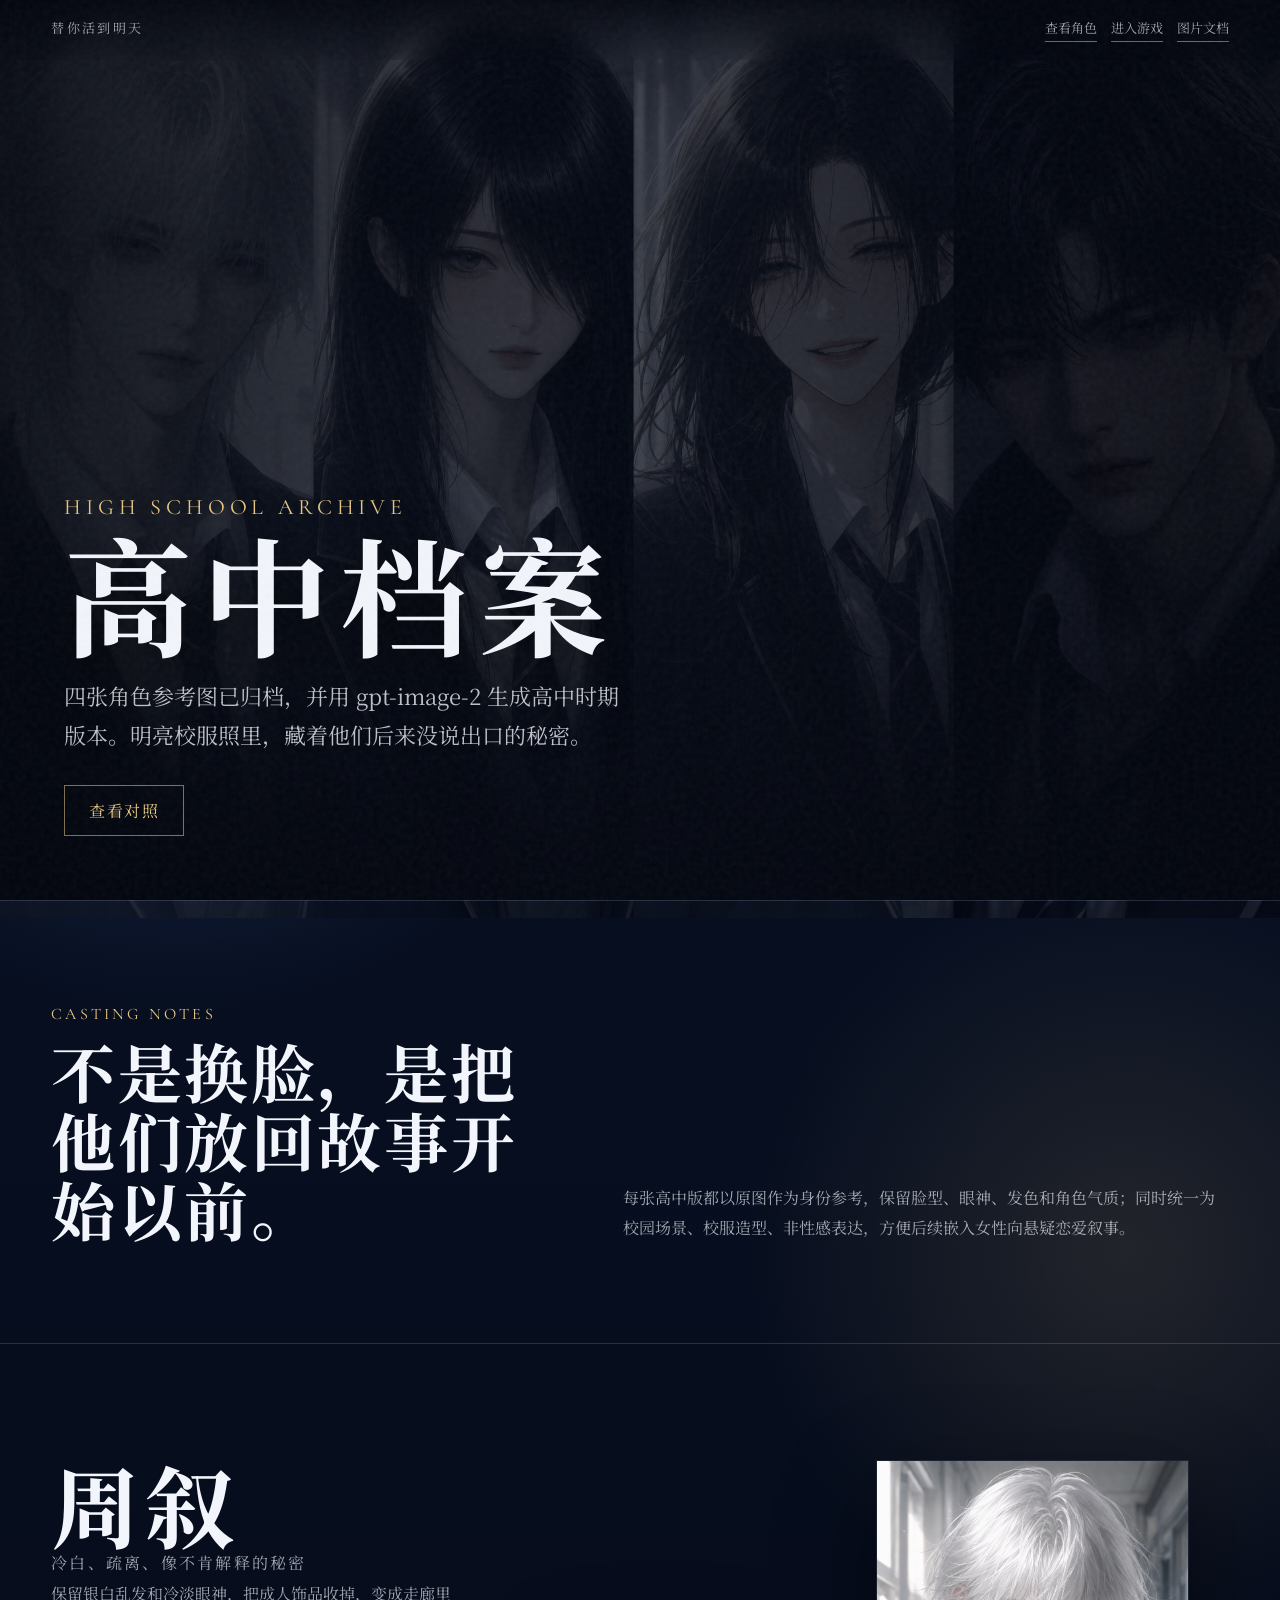
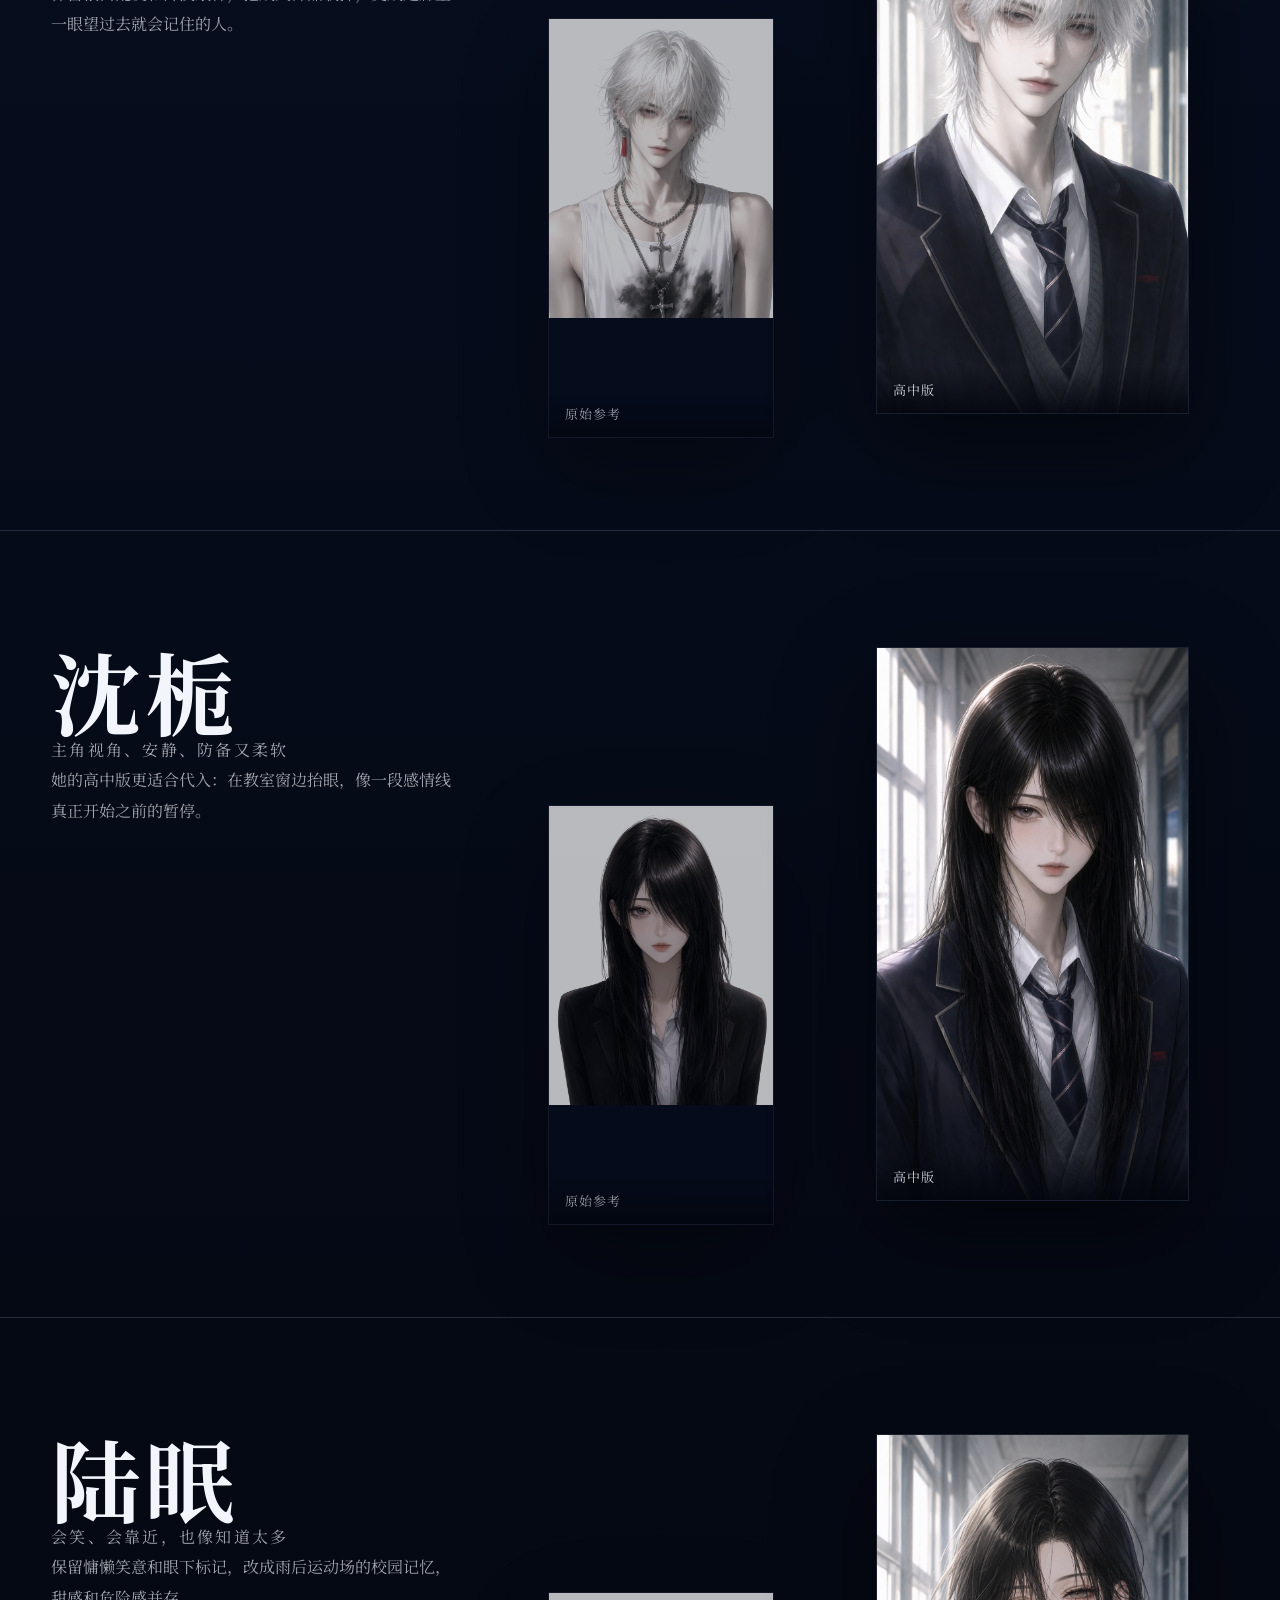
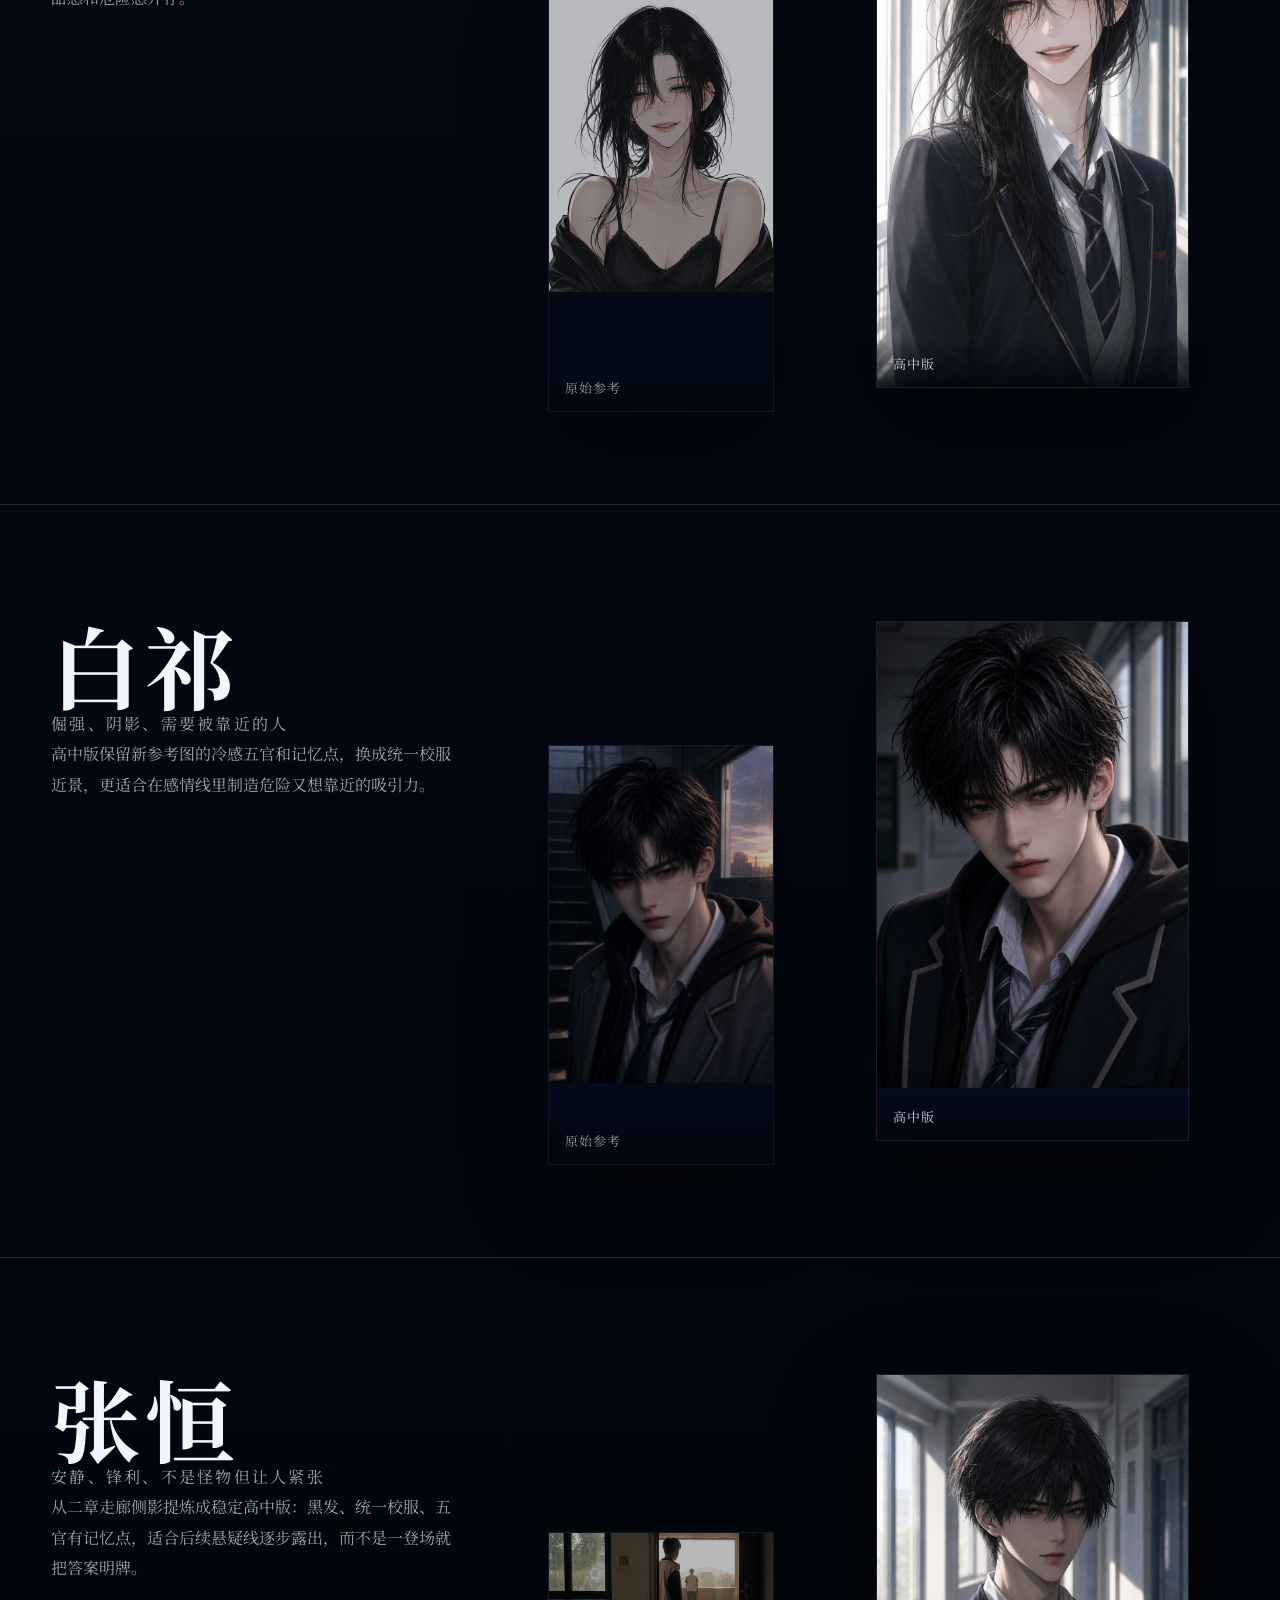
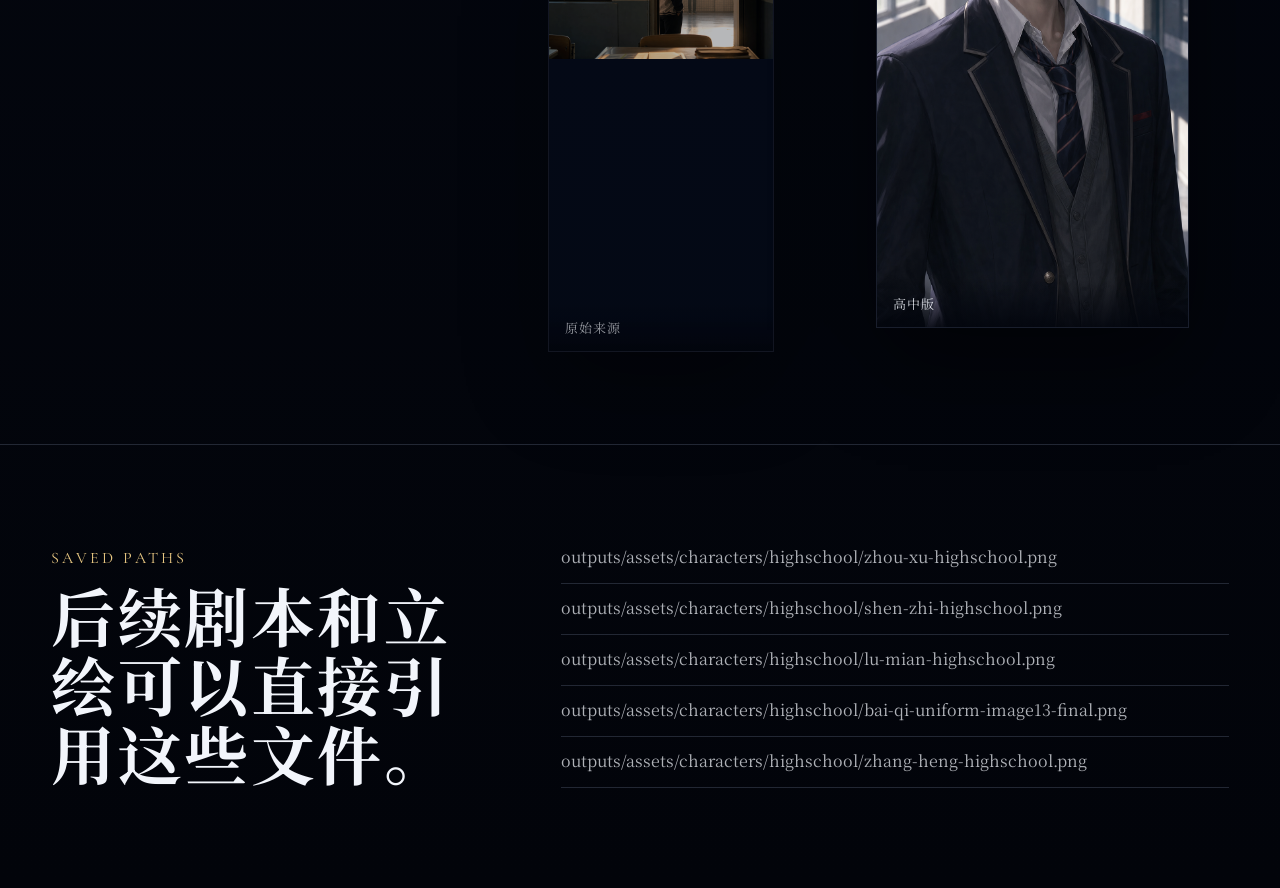
<file: character-gallery.html>
<!doctype html>
<html lang="zh-CN">
  <head>
    <meta charset="UTF-8" />
    <meta name="viewport" content="width=device-width, initial-scale=1.0" />
    <title>角色高中档案 | 替你活到明天</title>
    <link rel="preconnect" href="https://fonts.googleapis.com" />
    <link rel="preconnect" href="https://fonts.gstatic.com" crossorigin />
    <link href="https://fonts.googleapis.com/css2?family=Cormorant+Garamond:ital,wght@0,400;0,600;1,400&family=Noto+Serif+SC:wght@300;400;600;700&display=swap" rel="stylesheet" />
    <style>
      :root {
        color-scheme: dark;
        --bg: #050914;
        --ink: #f2f5fb;
        --muted: rgba(242, 245, 251, 0.66);
        --line: rgba(183, 201, 236, 0.18);
        --gold: #e9c883;
        --blue: #8eb8ff;
        --panel: rgba(8, 15, 32, 0.72);
        --shadow: 0 34px 90px rgba(0, 0, 0, 0.48);
      }

      * {
        box-sizing: border-box;
      }

      html {
        scroll-behavior: smooth;
      }

      body {
        margin: 0;
        background:
          radial-gradient(circle at 14% 10%, rgba(142, 184, 255, 0.18), transparent 28rem),
          radial-gradient(circle at 88% 22%, rgba(233, 200, 131, 0.12), transparent 24rem),
          linear-gradient(180deg, #071126 0%, var(--bg) 52%, #02040a 100%);
        color: var(--ink);
        font-family: "Noto Serif SC", "Songti SC", serif;
        -webkit-font-smoothing: antialiased;
      }

      body::before {
        content: "";
        position: fixed;
        inset: 0;
        pointer-events: none;
        opacity: 0.05;
        background-image: url("data:image/svg+xml,%3Csvg viewBox='0 0 220 220' xmlns='http://www.w3.org/2000/svg'%3E%3Cfilter id='n'%3E%3CfeTurbulence type='fractalNoise' baseFrequency='.72' numOctaves='3' stitchTiles='stitch'/%3E%3C/filter%3E%3Crect width='100%25' height='100%25' filter='url(%23n)'/%3E%3C/svg%3E");
        z-index: 20;
      }

      a {
        color: inherit;
        text-decoration: none;
      }

      .page {
        min-height: 100svh;
        overflow: hidden;
      }

      .nav {
        position: fixed;
        inset: 0 0 auto;
        z-index: 10;
        display: flex;
        justify-content: space-between;
        gap: 18px;
        padding: 18px clamp(18px, 4vw, 56px);
        background: linear-gradient(180deg, rgba(2, 5, 13, 0.78), transparent);
        backdrop-filter: blur(12px);
      }

      .brand {
        letter-spacing: 0.18em;
        font-size: 13px;
        color: var(--muted);
        text-transform: uppercase;
      }

      .nav-actions {
        display: flex;
        flex-wrap: wrap;
        justify-content: flex-end;
        gap: 14px;
        font-size: 13px;
        color: var(--muted);
      }

      .nav-actions a {
        border-bottom: 1px solid rgba(233, 200, 131, 0.5);
        padding-bottom: 4px;
        transition: color 180ms ease, border-color 180ms ease;
      }

      .nav-actions a:hover {
        color: var(--gold);
        border-color: var(--gold);
      }

      .hero {
        position: relative;
        display: grid;
        min-height: 100svh;
        padding: 104px clamp(22px, 5vw, 72px) 64px;
        align-items: end;
      }

      .hero-grid {
        position: absolute;
        inset: 0;
        display: grid;
        grid-template-columns: repeat(4, 1fr);
        opacity: 0.44;
      }

      .hero-grid img {
        width: 100%;
        height: 100%;
        object-fit: cover;
        filter: saturate(0.78) contrast(1.04);
        transform: scale(1.04);
        animation: drift 14s ease-in-out infinite alternate;
      }

      .hero-grid img:nth-child(2),
      .hero-grid img:nth-child(4) {
        animation-delay: -5s;
      }

      .hero::after {
        content: "";
        position: absolute;
        inset: 0;
        background:
          linear-gradient(90deg, rgba(2, 5, 13, 0.9), rgba(2, 5, 13, 0.46) 48%, rgba(2, 5, 13, 0.84)),
          linear-gradient(0deg, #050914 0%, transparent 42%);
      }

      .hero-copy {
        position: relative;
        z-index: 2;
        max-width: 720px;
        animation: rise 820ms ease both;
      }

      .kicker {
        margin: 0 0 14px;
        color: var(--gold);
        letter-spacing: 0.22em;
        text-transform: uppercase;
        font-family: "Cormorant Garamond", serif;
        font-size: clamp(16px, 2vw, 22px);
      }

      h1 {
        margin: 0;
        font-size: clamp(54px, 10vw, 136px);
        line-height: 0.92;
        letter-spacing: 0.08em;
        text-shadow: 0 24px 70px rgba(0, 0, 0, 0.68);
      }

      .lead {
        max-width: 560px;
        margin: 24px 0 0;
        color: rgba(242, 245, 251, 0.78);
        font-size: clamp(16px, 2vw, 22px);
        line-height: 1.8;
      }

      .jump {
        display: inline-flex;
        margin-top: 30px;
        padding: 13px 24px;
        border: 1px solid rgba(233, 200, 131, 0.55);
        color: var(--gold);
        letter-spacing: 0.1em;
        transition: background 200ms ease, color 200ms ease, transform 200ms ease;
      }

      .jump:hover {
        background: var(--gold);
        color: #071126;
        transform: translateY(-2px);
      }

      .section {
        position: relative;
        padding: clamp(44px, 8vw, 100px) clamp(18px, 4vw, 56px);
      }

      .intro {
        display: grid;
        grid-template-columns: minmax(0, 0.9fr) minmax(0, 1.1fr);
        gap: clamp(24px, 6vw, 80px);
        align-items: end;
        border-top: 1px solid var(--line);
      }

      .section-label {
        color: var(--gold);
        font-family: "Cormorant Garamond", serif;
        letter-spacing: 0.2em;
        text-transform: uppercase;
      }

      h2 {
        margin: 12px 0 0;
        font-size: clamp(30px, 5vw, 64px);
        line-height: 1.08;
        letter-spacing: 0.04em;
      }

      .intro p,
      .note p {
        color: var(--muted);
        line-height: 1.9;
        margin: 0;
      }

      .character {
        display: grid;
        grid-template-columns: minmax(220px, 0.72fr) minmax(0, 1.28fr);
        gap: clamp(18px, 4vw, 56px);
        align-items: stretch;
        min-height: 76svh;
        border-top: 1px solid var(--line);
      }

      .character-copy {
        position: sticky;
        top: 96px;
        align-self: start;
        padding-top: 16px;
      }

      .character-name {
        margin: 0;
        font-size: clamp(42px, 7vw, 92px);
        line-height: 0.98;
      }

      .character-role {
        margin: 16px 0 22px;
        color: var(--gold);
        letter-spacing: 0.14em;
      }

      .character-copy p {
        color: var(--muted);
        line-height: 1.9;
        margin: 0;
      }

      .image-pair {
        display: grid;
        grid-template-columns: 0.78fr 1fr;
        gap: clamp(12px, 2vw, 22px);
        align-items: end;
      }

      .portrait {
        position: relative;
        overflow: hidden;
        min-height: 520px;
        background: var(--panel);
        box-shadow: var(--shadow);
        border: 1px solid rgba(255, 255, 255, 0.08);
      }

      .portrait.reference {
        min-height: 420px;
        opacity: 0.72;
        transform: translateY(24px);
      }

      .portrait img {
        width: 100%;
        height: 100%;
        object-fit: cover;
        display: block;
        transition: transform 520ms ease, filter 520ms ease;
      }

      .portrait:hover img {
        transform: scale(1.045);
        filter: saturate(1.08);
      }

      .caption {
        position: absolute;
        left: 0;
        right: 0;
        bottom: 0;
        padding: 14px 16px;
        background: linear-gradient(0deg, rgba(2, 5, 13, 0.86), transparent);
        color: rgba(242, 245, 251, 0.84);
        font-size: 13px;
        letter-spacing: 0.08em;
      }

      .note {
        display: grid;
        grid-template-columns: minmax(0, 0.8fr) minmax(0, 1.2fr);
        gap: clamp(20px, 5vw, 70px);
        border-top: 1px solid var(--line);
      }

      .path-list {
        display: grid;
        gap: 12px;
      }

      .path-list a {
        display: block;
        color: rgba(242, 245, 251, 0.72);
        border-bottom: 1px solid var(--line);
        padding-bottom: 12px;
        overflow-wrap: anywhere;
        transition: color 180ms ease;
      }

      .path-list a:hover {
        color: var(--blue);
      }

      @keyframes rise {
        from {
          opacity: 0;
          transform: translateY(24px);
        }
        to {
          opacity: 1;
          transform: translateY(0);
        }
      }

      @keyframes drift {
        from {
          transform: scale(1.04) translateY(-10px);
        }
        to {
          transform: scale(1.08) translateY(10px);
        }
      }

      @media (max-width: 860px) {
        .nav {
          position: absolute;
        }

        .hero-grid {
          grid-template-columns: repeat(2, 1fr);
        }

        .intro,
        .character,
        .note,
        .image-pair {
          grid-template-columns: 1fr;
        }

        .character-copy {
          position: static;
        }

        .portrait,
        .portrait.reference {
          min-height: auto;
          transform: none;
        }

        .portrait img {
          aspect-ratio: 2 / 3;
        }
      }
    </style>
  </head>
  <body>
    <main class="page">
      <nav class="nav" aria-label="角色档案导航">
        <a class="brand" href="./landing.html">替你活到明天</a>
        <div class="nav-actions">
          <a href="#characters">查看角色</a>
          <a href="./index-v2.html?v=20260720-nameveil4">进入游戏</a>
          <a href="../docs/character-image-references.md">图片文档</a>
        </div>
      </nav>

      <section class="hero" aria-label="角色高中档案封面">
        <div class="hero-grid" aria-hidden="true">
          <img src="./assets/characters/highschool/zhou-xu-highschool.png?v=20260719-1" alt="" />
          <img src="./assets/characters/highschool/shen-zhi-highschool.png?v=20260719-1" alt="" />
          <img src="./assets/characters/highschool/lu-mian-highschool.png?v=20260719-1" alt="" />
          <img src="./assets/characters/highschool/bai-qi-uniform-image13-final.png?v=20260719-image13-final" alt="" />
        </div>
        <div class="hero-copy">
          <p class="kicker">High School Archive</p>
          <h1>高中档案</h1>
          <p class="lead">四张角色参考图已归档，并用 gpt-image-2 生成高中时期版本。明亮校服照里，藏着他们后来没说出口的秘密。</p>
          <a class="jump" href="#characters">查看对照</a>
        </div>
      </section>

      <section class="section intro">
        <div>
          <span class="section-label">Casting Notes</span>
          <h2>不是换脸，是把他们放回故事开始以前。</h2>
        </div>
        <p>每张高中版都以原图作为身份参考，保留脸型、眼神、发色和角色气质；同时统一为校园场景、校服造型、非性感表达，方便后续嵌入女性向悬疑恋爱叙事。</p>
      </section>

      <div id="characters">
        <section class="section character">
          <article class="character-copy">
            <h2 class="character-name">周叙</h2>
            <p class="character-role">冷白、疏离、像不肯解释的秘密</p>
            <p>保留银白乱发和冷淡眼神，把成人饰品收掉，变成走廊里一眼望过去就会记住的人。</p>
          </article>
          <div class="image-pair">
            <figure class="portrait reference">
              <img src="./assets/characters/reference/zhou-xu-reference.png" alt="周叙原始参考图" />
              <figcaption class="caption">原始参考</figcaption>
            </figure>
            <figure class="portrait">
              <img src="./assets/characters/highschool/zhou-xu-highschool.png?v=20260719-1" alt="周叙高中版" />
              <figcaption class="caption">高中版</figcaption>
            </figure>
          </div>
        </section>

        <section class="section character">
          <article class="character-copy">
            <h2 class="character-name">沈栀</h2>
            <p class="character-role">主角视角、安静、防备又柔软</p>
            <p>她的高中版更适合代入：在教室窗边抬眼，像一段感情线真正开始之前的暂停。</p>
          </article>
          <div class="image-pair">
            <figure class="portrait reference">
              <img src="./assets/characters/reference/shen-zhi-reference.png" alt="沈栀原始参考图" />
              <figcaption class="caption">原始参考</figcaption>
            </figure>
            <figure class="portrait">
              <img src="./assets/characters/highschool/shen-zhi-highschool.png?v=20260719-1" alt="沈栀高中版" />
              <figcaption class="caption">高中版</figcaption>
            </figure>
          </div>
        </section>

        <section class="section character">
          <article class="character-copy">
            <h2 class="character-name">陆眠</h2>
            <p class="character-role">会笑、会靠近，也像知道太多</p>
            <p>保留慵懒笑意和眼下标记，改成雨后运动场的校园记忆，甜感和危险感并存。</p>
          </article>
          <div class="image-pair">
            <figure class="portrait reference">
              <img src="./assets/characters/reference/lu-mian-reference.png" alt="陆眠原始参考图" />
              <figcaption class="caption">原始参考</figcaption>
            </figure>
            <figure class="portrait">
              <img src="./assets/characters/highschool/lu-mian-highschool.png?v=20260719-1" alt="陆眠高中版" />
              <figcaption class="caption">高中版</figcaption>
            </figure>
          </div>
        </section>

        <section class="section character">
          <article class="character-copy">
            <h2 class="character-name">白祁</h2>
            <p class="character-role">倔强、阴影、需要被靠近的人</p>
            <p>高中版保留新参考图的冷感五官和记忆点，换成统一校服近景，更适合在感情线里制造危险又想靠近的吸引力。</p>
          </article>
          <div class="image-pair">
            <figure class="portrait reference">
              <img src="./assets/characters/reference/bai-qi-liked-uniform-reference.png" alt="白祁原始参考图" />
              <figcaption class="caption">原始参考</figcaption>
            </figure>
            <figure class="portrait">
              <img src="./assets/characters/highschool/bai-qi-uniform-image13-final.png?v=20260719-image13-final" alt="白祁高中版" />
              <figcaption class="caption">高中版</figcaption>
            </figure>
          </div>
        </section>

        <section class="section character">
          <article class="character-copy">
            <h2 class="character-name">张恒</h2>
            <p class="character-role">安静、锋利、不是怪物但让人紧张</p>
            <p>从二章走廊侧影提炼成稳定高中版：黑发、统一校服、五官有记忆点，适合后续悬疑线逐步露出，而不是一登场就把答案明牌。</p>
          </article>
          <div class="image-pair">
            <figure class="portrait reference">
              <img src="./assets/ch2-v2/cg-ch2-classroom-corridor-zhang-gpt2.png?v=20260720-zhang-source" alt="张恒原始来源图" />
              <figcaption class="caption">原始来源</figcaption>
            </figure>
            <figure class="portrait">
              <img src="./assets/characters/highschool/zhang-heng-highschool.png?v=20260720-zhang" alt="张恒高中版" />
              <figcaption class="caption">高中版</figcaption>
            </figure>
          </div>
        </section>
      </div>

      <section class="section note">
        <div>
          <span class="section-label">Saved Paths</span>
          <h2>后续剧本和立绘可以直接引用这些文件。</h2>
        </div>
        <div class="path-list" aria-label="高中版图片路径">
          <a href="./assets/characters/highschool/zhou-xu-highschool.png?v=20260719-1">outputs/assets/characters/highschool/zhou-xu-highschool.png</a>
          <a href="./assets/characters/highschool/shen-zhi-highschool.png?v=20260719-1">outputs/assets/characters/highschool/shen-zhi-highschool.png</a>
          <a href="./assets/characters/highschool/lu-mian-highschool.png?v=20260719-1">outputs/assets/characters/highschool/lu-mian-highschool.png</a>
          <a href="./assets/characters/highschool/bai-qi-uniform-image13-final.png?v=20260719-image13-final">outputs/assets/characters/highschool/bai-qi-uniform-image13-final.png</a>
          <a href="./assets/characters/highschool/zhang-heng-highschool.png?v=20260720-zhang">outputs/assets/characters/highschool/zhang-heng-highschool.png</a>
        </div>
      </section>
    </main>
  </body>
</html>
</file>
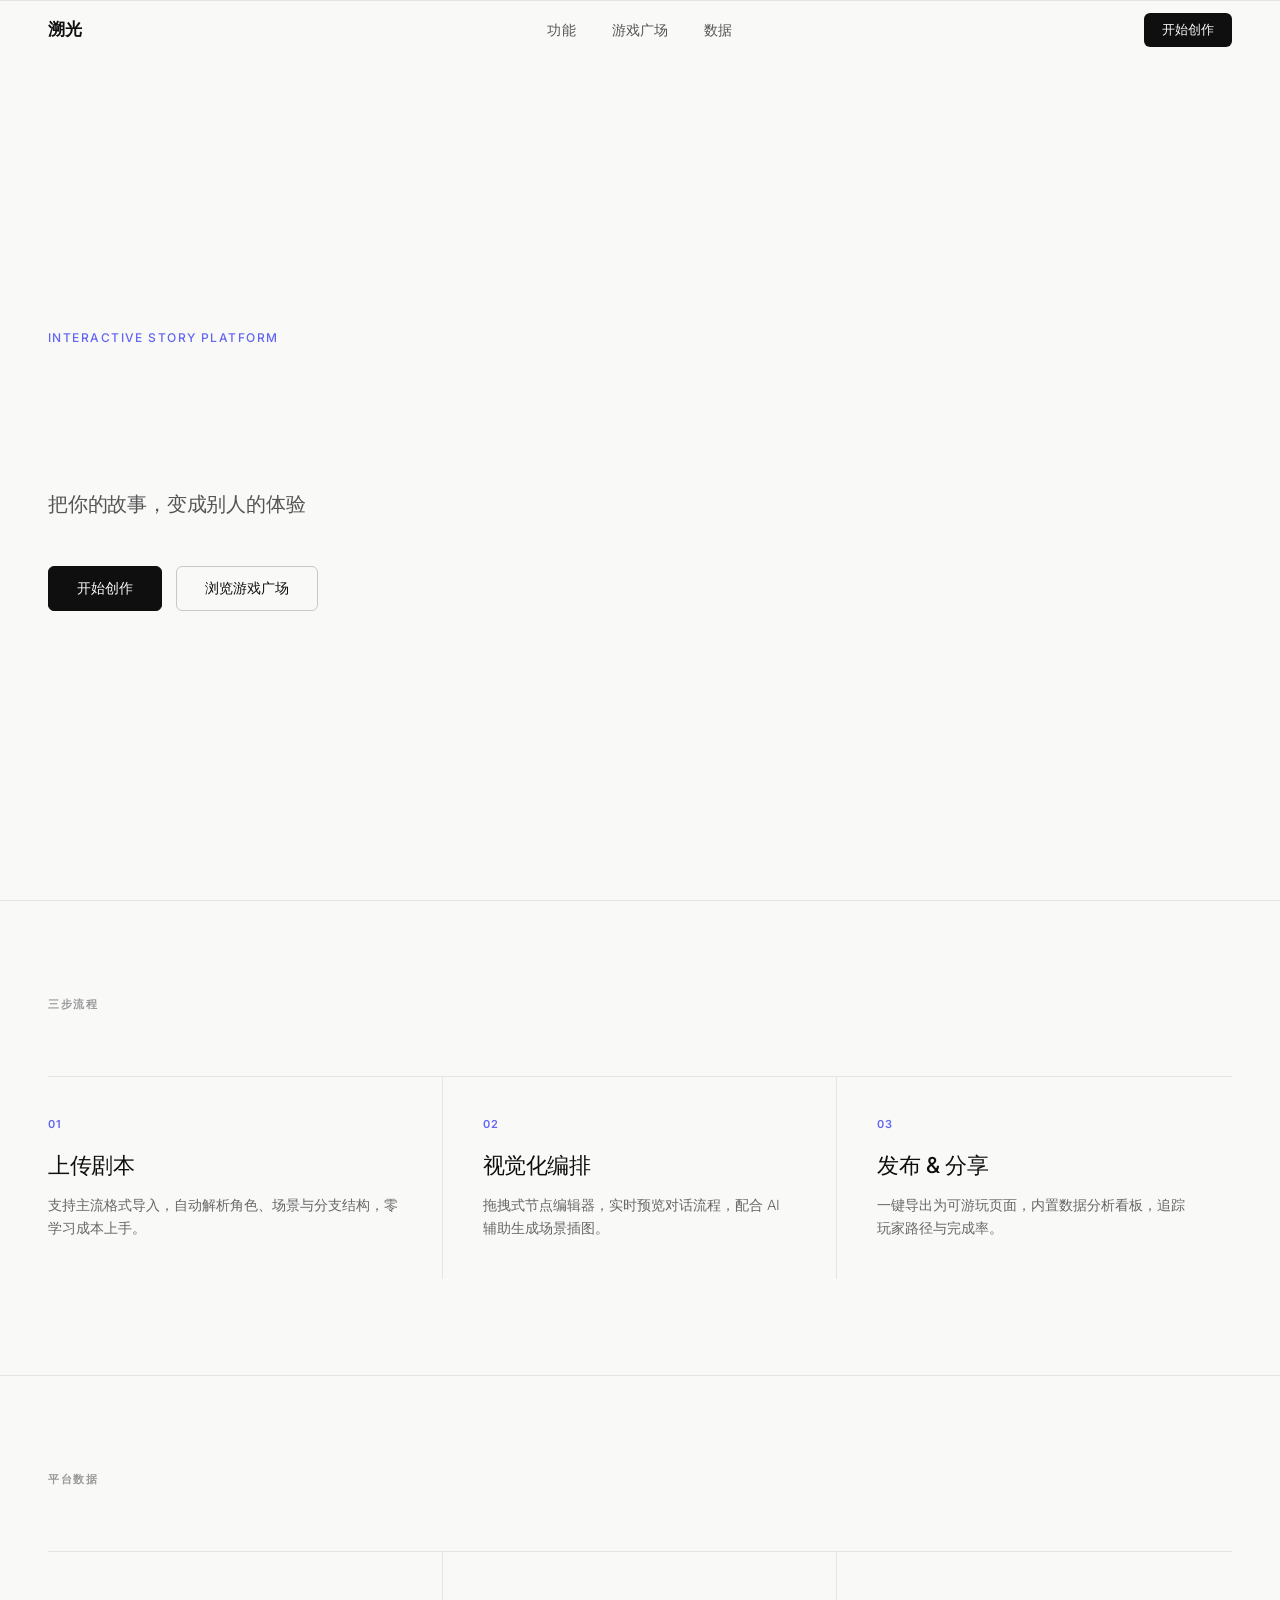
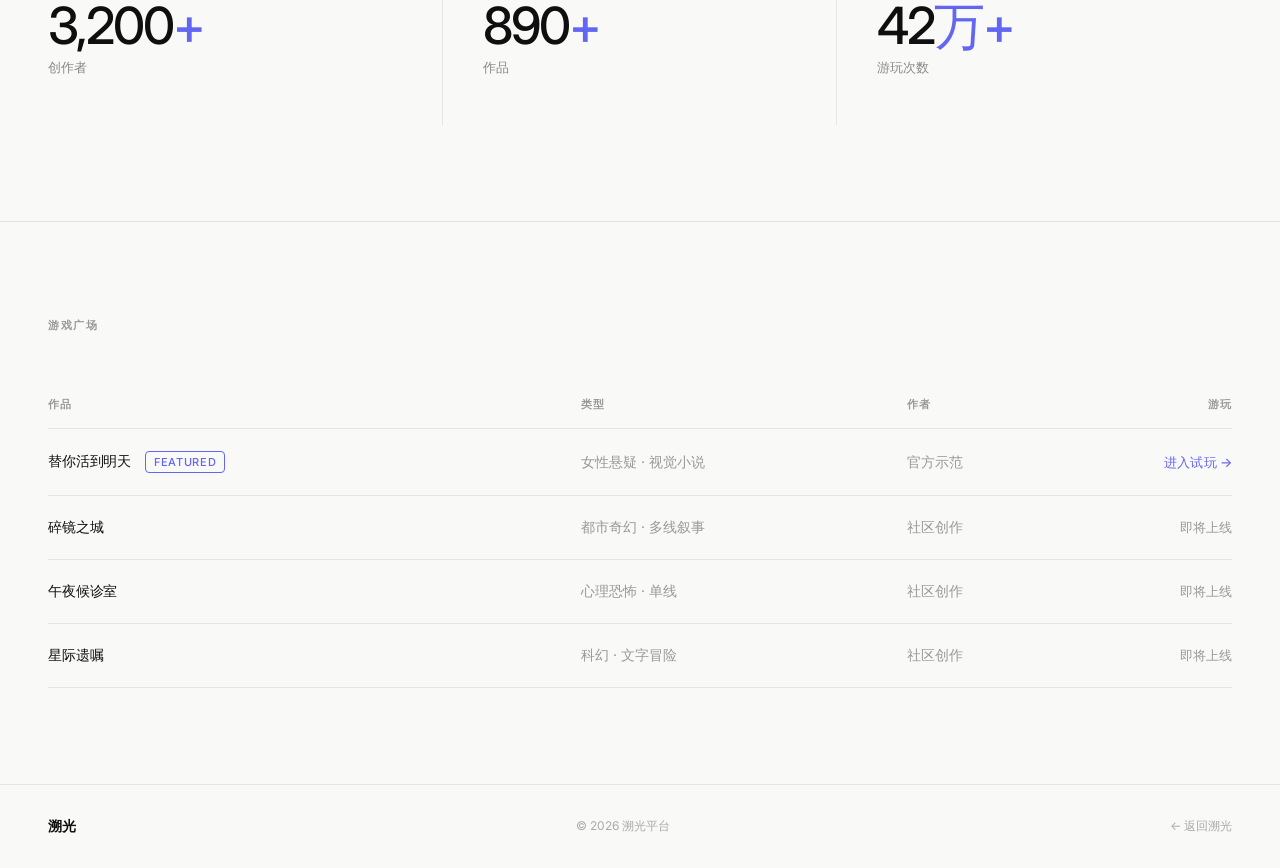
<file: landing-style-a.html>
<!DOCTYPE html>
<html lang="zh-CN">
<head>
<meta charset="UTF-8">
<meta name="viewport" content="width=device-width, initial-scale=1.0">
<title>溯光 — 把你的故事，变成别人的体验</title>
<link href="https://fonts.googleapis.com/css2?family=Inter:wght@300;400;500;600&display=swap" rel="stylesheet">
<style>
*, *::before, *::after { box-sizing: border-box; margin: 0; padding: 0; }

html { scroll-behavior: smooth; font-size: 16px; }

body {
  font-family: "Inter", "PingFang SC", sans-serif;
  background: #f9f9f8;
  color: #0f0f0f;
  -webkit-font-smoothing: antialiased;
}

/* NAV */
nav {
  position: fixed; top: 0; left: 0; right: 0; z-index: 100;
  display: flex; align-items: center; justify-content: space-between;
  padding: 0 48px;
  height: 60px;
  background: transparent;
  border-bottom: 1px solid transparent;
  transition: background 0.25s, border-color 0.25s;
}
nav.scrolled {
  background: rgba(249,249,248,0.92);
  border-bottom-color: #e5e5e3;
  backdrop-filter: blur(8px);
}
.nav-brand {
  font-size: 17px; font-weight: 600; letter-spacing: -0.02em;
  color: #0f0f0f; text-decoration: none;
}
.nav-links {
  display: flex; gap: 36px; list-style: none;
  position: absolute; left: 50%; transform: translateX(-50%);
}
.nav-links a {
  font-size: 13.5px; font-weight: 400; color: #555; text-decoration: none;
  letter-spacing: 0.01em;
  transition: color 0.15s;
}
.nav-links a:hover { color: #0f0f0f; }
.nav-cta {
  font-size: 13px; font-weight: 500;
  padding: 8px 18px;
  background: #0f0f0f; color: #f9f9f8;
  border: none; border-radius: 6px;
  cursor: pointer; text-decoration: none;
  transition: background 0.15s;
}
.nav-cta:hover { background: #6366f1; }

/* HERO */
.hero {
  min-height: 100vh;
  display: flex; align-items: center;
  padding: 120px 48px 80px;
}
.hero-inner { max-width: 760px; }
.hero-eyebrow {
  font-size: 12px; font-weight: 500; letter-spacing: 0.12em;
  color: #6366f1; text-transform: uppercase; margin-bottom: 28px;
  opacity: 0; transform: translateY(12px);
  transition: opacity 0.5s, transform 0.5s;
}
.hero h1 {
  font-size: clamp(48px, 7vw, 96px);
  font-weight: 500; line-height: 1.05; letter-spacing: -0.035em;
  color: #0f0f0f; margin-bottom: 24px;
  opacity: 0; transform: translateY(16px);
  transition: opacity 0.5s 0.1s, transform 0.5s 0.1s;
}
.hero-tagline {
  font-size: clamp(16px, 2vw, 20px); font-weight: 300; color: #555;
  letter-spacing: -0.01em; margin-bottom: 48px;
  opacity: 0; transform: translateY(12px);
  transition: opacity 0.5s 0.2s, transform 0.5s 0.2s;
}
.hero-actions {
  display: flex; gap: 14px; flex-wrap: wrap;
  opacity: 0; transform: translateY(12px);
  transition: opacity 0.5s 0.3s, transform 0.5s 0.3s;
}
.btn-fill {
  font-family: inherit; font-size: 14px; font-weight: 500;
  padding: 12px 28px; background: #0f0f0f; color: #f9f9f8;
  border: 1px solid #0f0f0f; border-radius: 6px;
  cursor: pointer; text-decoration: none;
  transition: background 0.15s, border-color 0.15s;
}
.btn-fill:hover { background: #6366f1; border-color: #6366f1; }
.btn-ghost {
  font-family: inherit; font-size: 14px; font-weight: 400;
  padding: 12px 28px; background: transparent; color: #0f0f0f;
  border: 1px solid #c8c8c6; border-radius: 6px;
  cursor: pointer; text-decoration: none;
  transition: border-color 0.15s, color 0.15s;
}
.btn-ghost:hover { border-color: #6366f1; color: #6366f1; }

.revealed .hero-eyebrow,
.revealed .hero h1,
.revealed .hero-tagline,
.revealed .hero-actions {
  opacity: 1; transform: none;
}

/* SECTIONS COMMON */
section {
  padding: 96px 48px;
  border-top: 1px solid #e5e5e3;
}
.section-label {
  font-size: 11px; font-weight: 600; letter-spacing: 0.14em;
  text-transform: uppercase; color: #999; margin-bottom: 64px;
}

/* FEATURES */
.features-grid {
  display: grid; grid-template-columns: repeat(3, 1fr); gap: 0;
}
.feature-item {
  padding: 40px 40px 40px 0;
  border-top: 1px solid #e5e5e3;
}
.feature-item:not(:last-child) { border-right: 1px solid #e5e5e3; padding-right: 40px; }
.feature-item:not(:first-child) { padding-left: 40px; }
.feature-step {
  font-size: 11px; font-weight: 600; color: #6366f1;
  letter-spacing: 0.1em; text-transform: uppercase; margin-bottom: 20px;
}
.feature-title {
  font-size: 22px; font-weight: 500; letter-spacing: -0.02em;
  margin-bottom: 12px;
}
.feature-desc {
  font-size: 14px; font-weight: 300; color: #666; line-height: 1.65;
}

/* STATS */
.stats-grid {
  display: grid; grid-template-columns: repeat(3, 1fr);
  border-top: 1px solid #e5e5e3;
}
.stat-item {
  padding: 48px 40px 48px 0;
  border-right: 1px solid #e5e5e3;
}
.stat-item:last-child { border-right: none; padding-left: 40px; padding-right: 0; }
.stat-item:not(:first-child):not(:last-child) { padding-left: 40px; }
.stat-num {
  font-size: clamp(36px, 4vw, 56px); font-weight: 500; letter-spacing: -0.04em;
  color: #0f0f0f; line-height: 1;
}
.stat-num span { color: #6366f1; }
.stat-label {
  font-size: 13px; font-weight: 300; color: #888; margin-top: 8px;
}

/* GAME PLAZA */
.game-table {
  width: 100%; border-collapse: collapse; margin-top: 0;
}
.game-table th {
  font-size: 11px; font-weight: 600; letter-spacing: 0.1em;
  text-transform: uppercase; color: #999;
  padding: 0 0 16px; text-align: left;
  border-bottom: 1px solid #e5e5e3;
}
.game-table th:last-child { text-align: right; }
.game-table td {
  padding: 22px 0; vertical-align: middle;
  border-bottom: 1px solid #e5e5e3;
  font-size: 14px;
}
.game-table td:last-child { text-align: right; }
.game-name { font-weight: 500; letter-spacing: -0.01em; }
.game-tag {
  display: inline-block;
  font-size: 11px; font-weight: 500; letter-spacing: 0.06em;
  padding: 3px 8px; border: 1px solid #e5e5e3; border-radius: 4px;
  color: #888; text-transform: uppercase; margin-left: 10px;
}
.game-tag.featured { border-color: #6366f1; color: #6366f1; }
.game-meta { color: #999; font-size: 13px; }
.game-link {
  font-size: 13px; font-weight: 500; color: #6366f1;
  text-decoration: none; letter-spacing: 0.01em;
  transition: opacity 0.15s;
}
.game-link:hover { opacity: 0.7; }

/* FOOTER */
footer {
  border-top: 1px solid #e5e5e3;
  padding: 32px 48px;
  display: flex; align-items: center; justify-content: space-between;
}
.footer-brand { font-size: 14px; font-weight: 600; letter-spacing: -0.01em; }
.footer-copy { font-size: 12px; color: #aaa; }
.footer-link { font-size: 12px; color: #aaa; text-decoration: none; }
.footer-link:hover { color: #6366f1; }

/* REVEAL */
.reveal {
  opacity: 0; transform: translateY(20px);
  transition: opacity 0.55s, transform 0.55s;
}
.reveal.visible { opacity: 1; transform: none; }

/* RESPONSIVE */
@media (max-width: 768px) {
  nav { padding: 0 20px; }
  .nav-links { display: none; }
  .hero { padding: 100px 20px 60px; }
  section { padding: 64px 20px; }
  .features-grid { grid-template-columns: 1fr; }
  .feature-item { border-right: none !important; padding: 32px 0 !important; }
  .stats-grid { grid-template-columns: 1fr 1fr; }
  footer { padding: 24px 20px; flex-direction: column; gap: 8px; text-align: center; }
  .game-table .game-meta { display: none; }
}
</style>
</head>
<body>

<nav id="main-nav">
  <a href="#" class="nav-brand">溯光</a>
  <ul class="nav-links">
    <li><a href="#features">功能</a></li>
    <li><a href="#plaza">游戏广场</a></li>
    <li><a href="#stats">数据</a></li>
  </ul>
  <a href="./creator.html" class="nav-cta">开始创作</a>
</nav>

<section class="hero" id="hero-section">
  <div class="hero-inner">
    <p class="hero-eyebrow">Interactive Story Platform</p>
    <h1>溯光</h1>
    <p class="hero-tagline">把你的故事，变成别人的体验</p>
    <div class="hero-actions">
      <a href="./creator.html" class="btn-fill">开始创作</a>
      <a href="#plaza" class="btn-ghost">浏览游戏广场</a>
    </div>
  </div>
</section>

<section id="features">
  <p class="section-label reveal">三步流程</p>
  <div class="features-grid">
    <div class="feature-item reveal">
      <p class="feature-step">01</p>
      <h3 class="feature-title">上传剧本</h3>
      <p class="feature-desc">支持主流格式导入，自动解析角色、场景与分支结构，零学习成本上手。</p>
    </div>
    <div class="feature-item reveal">
      <p class="feature-step">02</p>
      <h3 class="feature-title">视觉化编排</h3>
      <p class="feature-desc">拖拽式节点编辑器，实时预览对话流程，配合 AI 辅助生成场景插图。</p>
    </div>
    <div class="feature-item reveal">
      <p class="feature-step">03</p>
      <h3 class="feature-title">发布 &amp; 分享</h3>
      <p class="feature-desc">一键导出为可游玩页面，内置数据分析看板，追踪玩家路径与完成率。</p>
    </div>
  </div>
</section>

<section id="stats">
  <p class="section-label reveal">平台数据</p>
  <div class="stats-grid reveal">
    <div class="stat-item">
      <div class="stat-num">3,200<span>+</span></div>
      <div class="stat-label">创作者</div>
    </div>
    <div class="stat-item">
      <div class="stat-num">890<span>+</span></div>
      <div class="stat-label">作品</div>
    </div>
    <div class="stat-item">
      <div class="stat-num">42<span>万+</span></div>
      <div class="stat-label">游玩次数</div>
    </div>
  </div>
</section>

<section id="plaza">
  <p class="section-label reveal">游戏广场</p>
  <table class="game-table reveal">
    <thead>
      <tr>
        <th style="width:45%">作品</th>
        <th>类型</th>
        <th>作者</th>
        <th>游玩</th>
      </tr>
    </thead>
    <tbody>
      <tr>
        <td>
          <span class="game-name">替你活到明天</span>
          <span class="game-tag featured">Featured</span>
        </td>
        <td class="game-meta">女性悬疑 · 视觉小说</td>
        <td class="game-meta">官方示范</td>
        <td><a href="./index-v2.html" class="game-link">进入试玩 →</a></td>
      </tr>
      <tr>
        <td><span class="game-name">碎镜之城</span></td>
        <td class="game-meta">都市奇幻 · 多线叙事</td>
        <td class="game-meta">社区创作</td>
        <td><span class="game-meta">即将上线</span></td>
      </tr>
      <tr>
        <td><span class="game-name">午夜候诊室</span></td>
        <td class="game-meta">心理恐怖 · 单线</td>
        <td class="game-meta">社区创作</td>
        <td><span class="game-meta">即将上线</span></td>
      </tr>
      <tr>
        <td><span class="game-name">星际遗嘱</span></td>
        <td class="game-meta">科幻 · 文字冒险</td>
        <td class="game-meta">社区创作</td>
        <td><span class="game-meta">即将上线</span></td>
      </tr>
    </tbody>
  </table>
</section>

<footer>
  <span class="footer-brand">溯光</span>
  <span class="footer-copy">© 2026 溯光平台</span>
  <a href="#" class="footer-link">← 返回溯光</a>
</footer>

<script>
// Sticky nav
const nav = document.getElementById('main-nav');
window.addEventListener('scroll', () => {
  nav.classList.toggle('scrolled', window.scrollY > 20);
}, { passive: true });

// Hero reveal on load
document.getElementById('hero-section').classList.add('revealed');

// Intersection observer for sections
const observer = new IntersectionObserver((entries) => {
  entries.forEach(e => { if (e.isIntersecting) { e.target.classList.add('visible'); observer.unobserve(e.target); } });
}, { threshold: 0.12 });

document.querySelectorAll('.reveal').forEach(el => observer.observe(el));
</script>
</body>
</html>
</file>
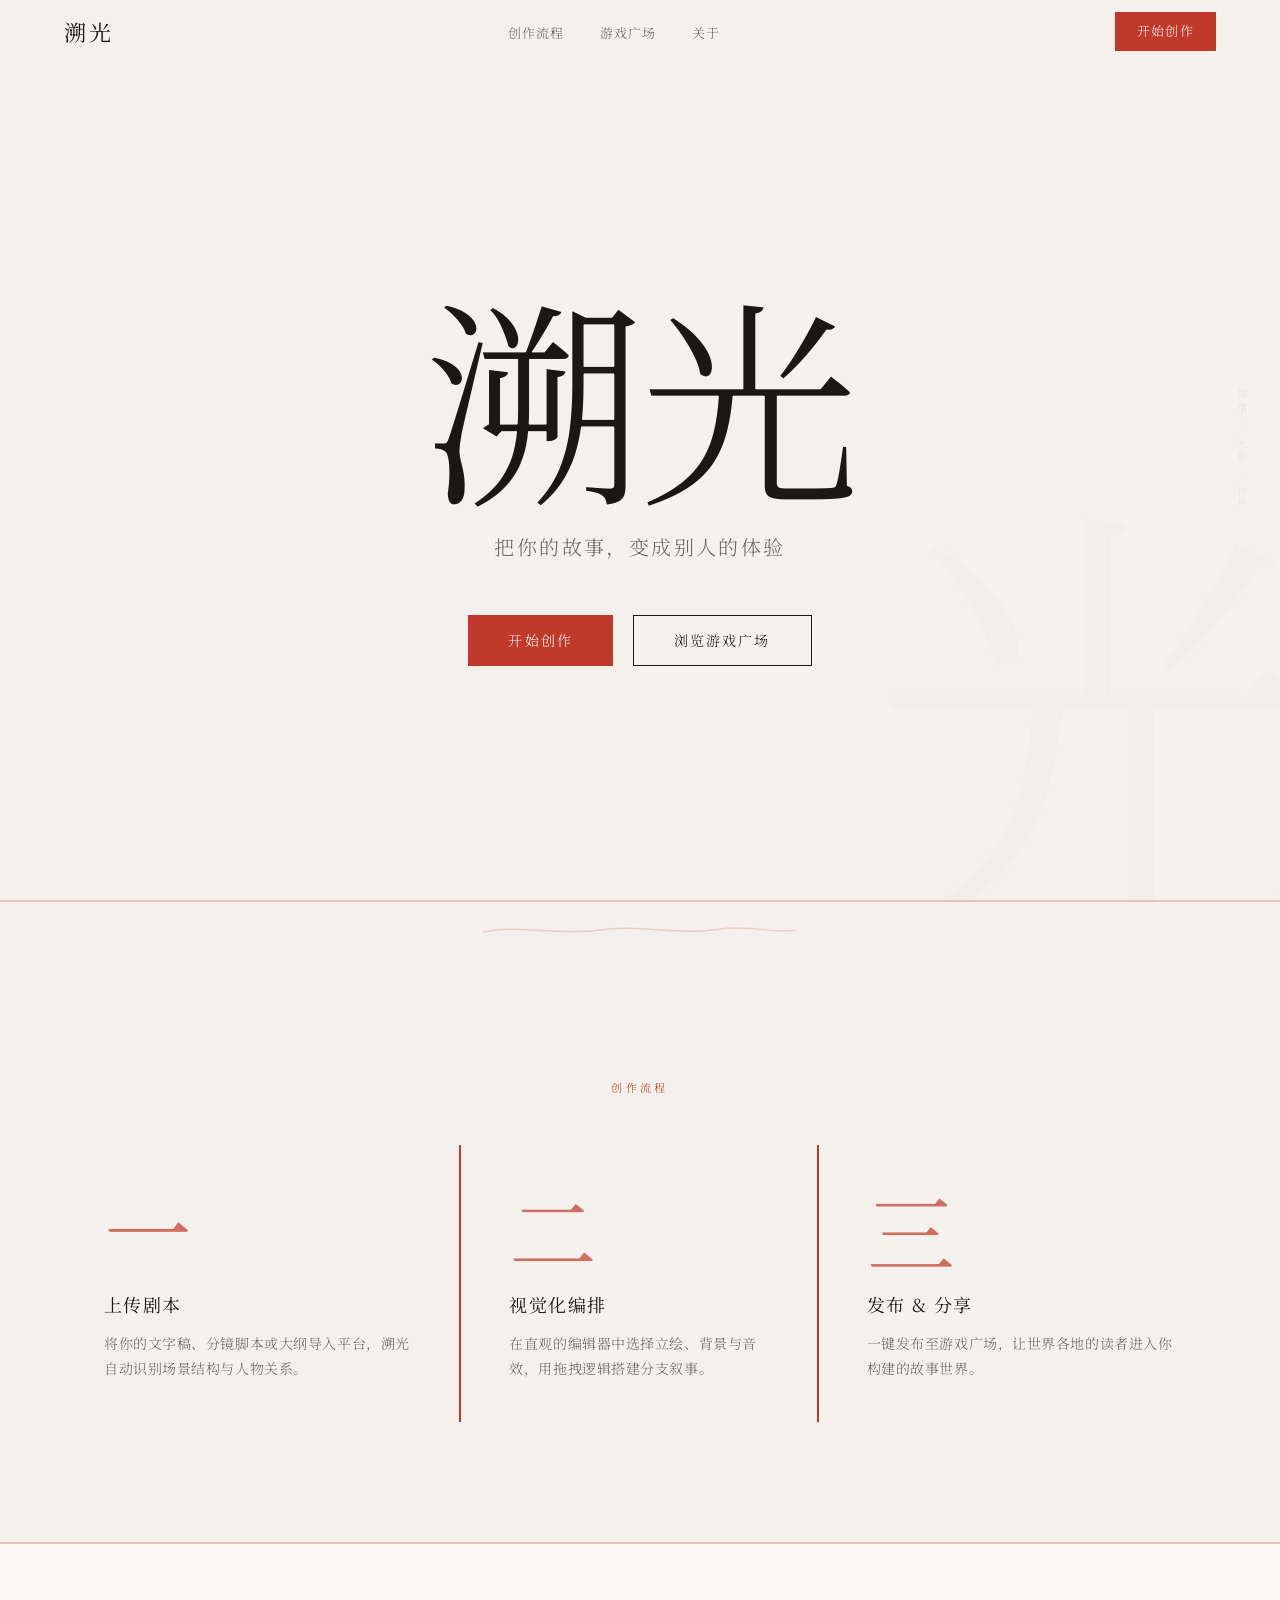
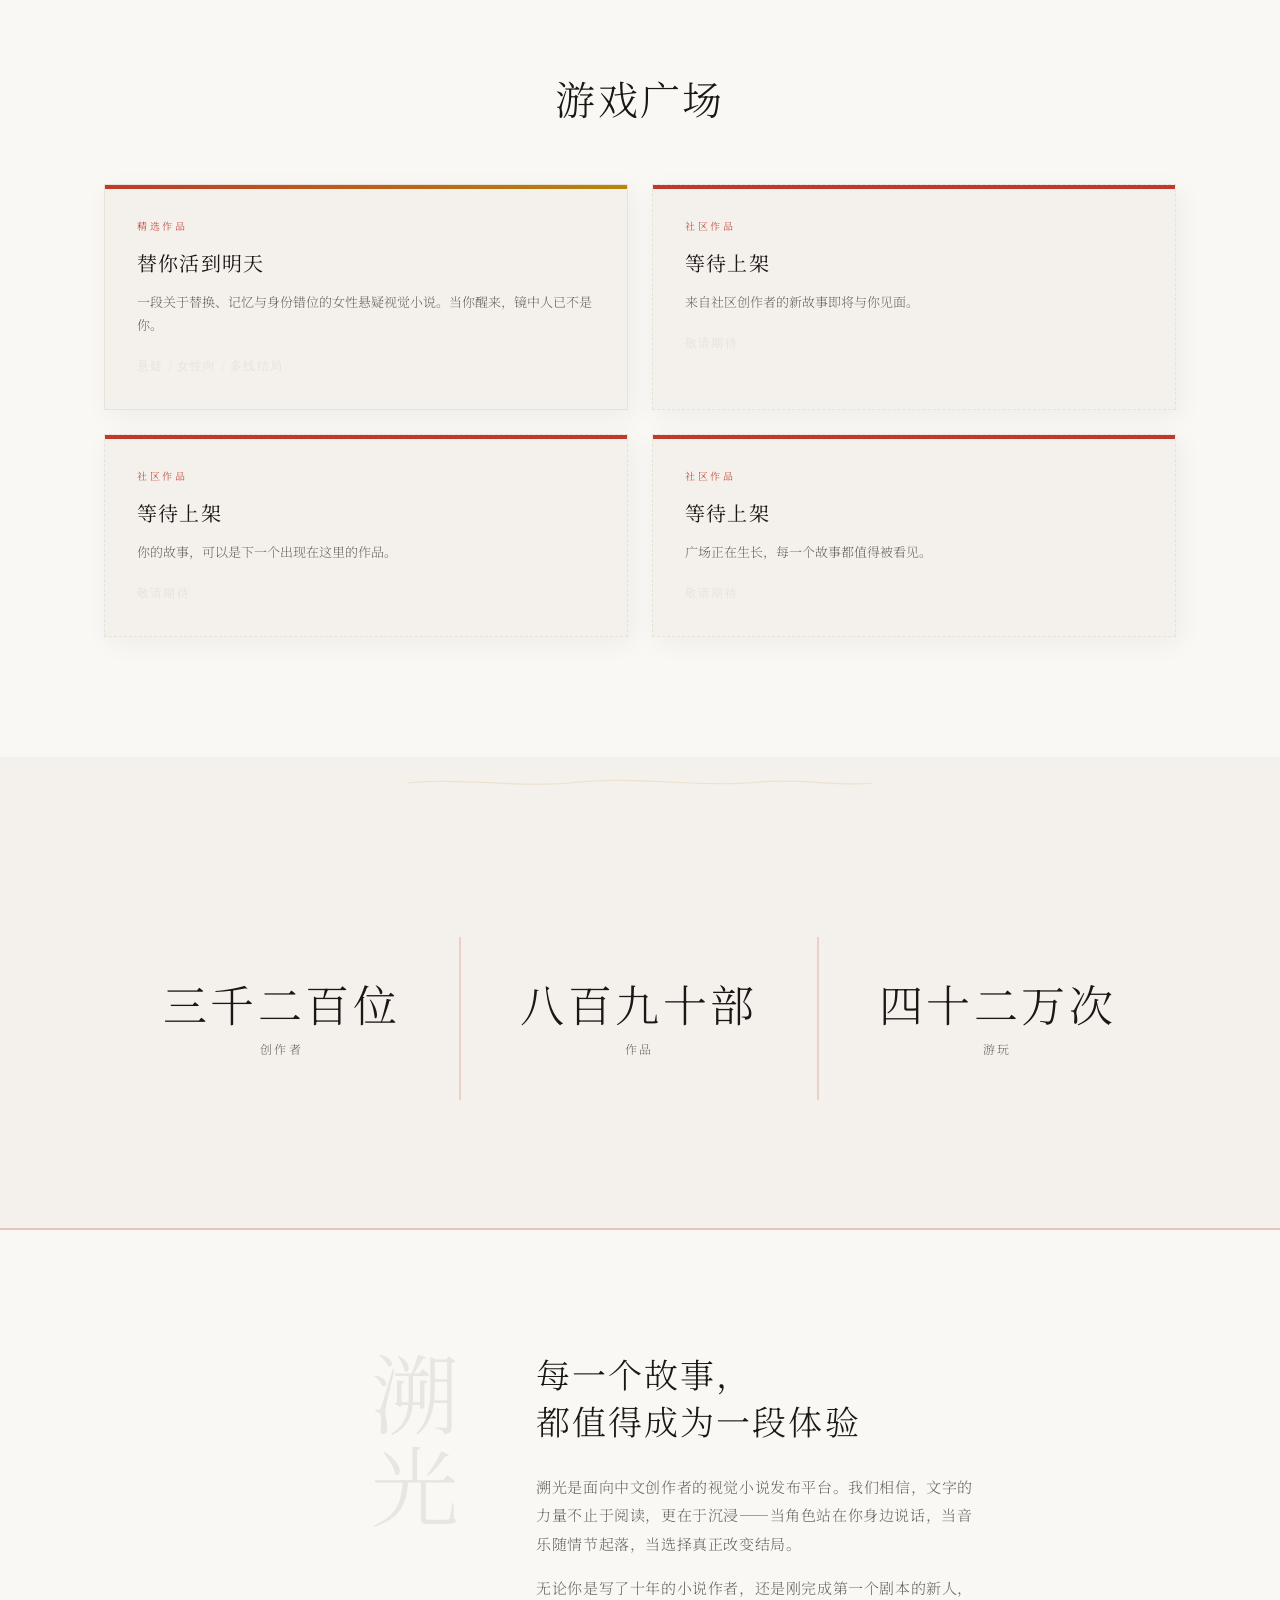
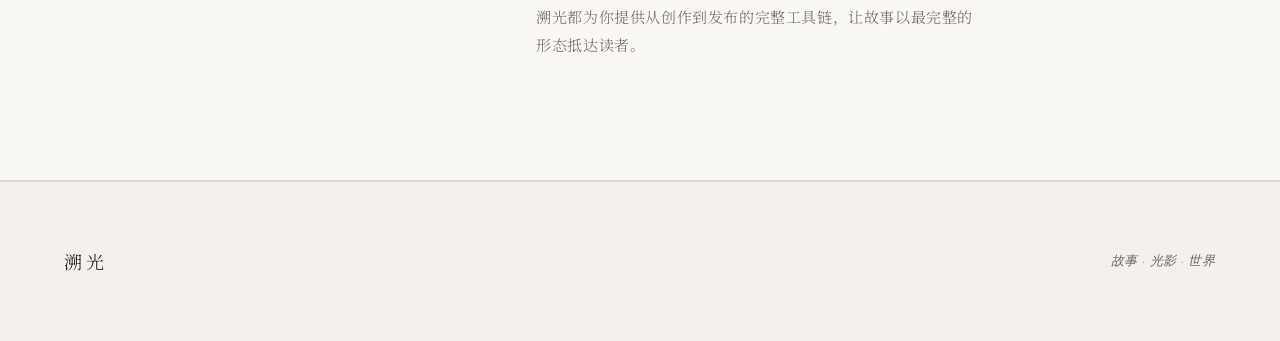
<file: landing-style-c.html>
<!DOCTYPE html>
<html lang="zh-Hans">
<head>
<meta charset="UTF-8">
<meta name="viewport" content="width=device-width, initial-scale=1.0">
<title>溯光 - 把你的故事，变成别人的体验</title>
<link rel="preconnect" href="https://fonts.googleapis.com">
<link rel="preconnect" href="https://fonts.gstatic.com" crossorigin>
<link href="https://fonts.googleapis.com/css2?family=Cormorant+Garamond:ital,wght@0,300;0,400;1,300&family=Noto+Serif+SC:wght@300;400;600&display=swap" rel="stylesheet">
<style>
  *, *::before, *::after { box-sizing: border-box; margin: 0; padding: 0; }

  :root {
    --bg: #f4f1ec;
    --ink: #1a1714;
    --ink-faint: #6b6560;
    --red: #c0392b;
    --gold: #b8860b;
    --card-bg: #faf8f5;
    --card-border: #e8e2d9;
    --nav-h: 64px;
  }

  html { scroll-behavior: smooth; }

  body {
    background: var(--bg);
    color: var(--ink);
    font-family: "Noto Serif SC", serif;
    font-weight: 300;
    line-height: 1.7;
    overflow-x: hidden;
  }

  /* ── NAV ── */
  nav {
    position: sticky;
    top: 0;
    z-index: 100;
    height: var(--nav-h);
    display: flex;
    align-items: center;
    justify-content: space-between;
    padding: 0 clamp(24px, 5vw, 80px);
    background: var(--bg);
    border-bottom: 1px solid transparent;
    transition: border-color 0.3s, box-shadow 0.3s;
  }
  nav.scrolled {
    border-color: var(--card-border);
    box-shadow: 0 2px 20px rgba(26,23,20,0.06);
  }
  .nav-brand {
    font-size: 22px;
    font-weight: 400;
    letter-spacing: 0.12em;
    color: var(--ink);
    text-decoration: none;
  }
  .nav-links {
    display: flex;
    align-items: center;
    gap: 36px;
    list-style: none;
  }
  .nav-links a {
    font-size: 13px;
    letter-spacing: 0.08em;
    color: var(--ink-faint);
    text-decoration: none;
    transition: color 0.2s;
  }
  .nav-links a:hover { color: var(--ink); }
  .nav-cta {
    font-size: 13px;
    letter-spacing: 0.1em;
    padding: 8px 22px;
    background: var(--red);
    color: #fff;
    border: none;
    cursor: pointer;
    font-family: "Noto Serif SC", serif;
    text-decoration: none;
    transition: opacity 0.2s;
  }
  .nav-cta:hover { opacity: 0.88; }

  /* ── DECORATIVE VERTICAL SIDEBAR ── */
  .vertical-sidebar {
    position: fixed;
    right: 28px;
    top: 50%;
    transform: translateY(-50%);
    writing-mode: vertical-rl;
    font-size: 11px;
    letter-spacing: 0.3em;
    color: var(--card-border);
    z-index: 50;
    pointer-events: none;
    user-select: none;
  }

  /* ── SECTION WRAPPER ── */
  .section-inner {
    max-width: 1200px;
    margin: 0 auto;
    padding: 0 clamp(24px, 5vw, 80px);
  }

  /* ── RED DIVIDER LINE ── */
  .red-line {
    width: 100%;
    height: 2px;
    background: var(--red);
    opacity: 0.25;
  }

  /* ── INK BRUSH SVG DIVIDER ── */
  .brush-divider {
    display: flex;
    justify-content: center;
    padding: 16px 0;
    opacity: 0.35;
  }

  /* ── HERO ── */
  .hero {
    min-height: calc(100dvh - var(--nav-h));
    display: flex;
    flex-direction: column;
    justify-content: center;
    position: relative;
    padding: clamp(48px, 8vw, 96px) clamp(24px, 5vw, 80px);
    overflow: hidden;
  }
  .hero-inner {
    max-width: 1200px;
    margin: 0 auto;
    width: 100%;
  }
  .hero-display {
    font-size: clamp(120px, 20vw, 220px);
    font-weight: 300;
    line-height: 0.88;
    letter-spacing: -0.02em;
    color: var(--ink);
    text-align: center;
    font-family: "Noto Serif SC", serif;
    margin-bottom: clamp(24px, 3vw, 40px);
  }
  .hero-tagline {
    text-align: center;
    font-size: clamp(15px, 1.8vw, 20px);
    color: var(--ink-faint);
    letter-spacing: 0.12em;
    margin-bottom: clamp(32px, 4vw, 52px);
  }
  .hero-actions {
    display: flex;
    gap: 20px;
    justify-content: center;
    flex-wrap: wrap;
  }
  .btn-primary {
    display: inline-block;
    padding: 14px 40px;
    background: var(--red);
    color: #fff;
    font-family: "Noto Serif SC", serif;
    font-size: 14px;
    letter-spacing: 0.15em;
    text-decoration: none;
    transition: opacity 0.2s, transform 0.15s;
    white-space: nowrap;
  }
  .btn-primary:hover { opacity: 0.88; }
  .btn-primary:active { transform: translateY(1px); }
  .btn-outline {
    display: inline-block;
    padding: 13px 40px;
    border: 1px solid var(--ink);
    color: var(--ink);
    font-family: "Noto Serif SC", serif;
    font-size: 14px;
    letter-spacing: 0.15em;
    text-decoration: none;
    transition: background 0.2s, color 0.2s, transform 0.15s;
    white-space: nowrap;
  }
  .btn-outline:hover { background: var(--ink); color: var(--bg); }
  .btn-outline:active { transform: translateY(1px); }

  /* decorative large background char */
  .hero-bg-char {
    position: absolute;
    right: -2vw;
    bottom: -4vh;
    font-size: clamp(240px, 36vw, 480px);
    font-weight: 300;
    color: var(--card-border);
    opacity: 0.22;
    line-height: 1;
    pointer-events: none;
    user-select: none;
    letter-spacing: -0.05em;
  }

  /* ── HOW IT WORKS ── */
  .section-how {
    padding: clamp(72px, 10vw, 120px) 0;
  }
  .section-label {
    font-size: 11px;
    letter-spacing: 0.3em;
    color: var(--red);
    text-transform: uppercase;
    margin-bottom: 48px;
    text-align: center;
  }
  .steps-grid {
    display: grid;
    grid-template-columns: repeat(3, 1fr);
    gap: 0;
  }
  .step {
    padding: 40px 48px 40px 0;
    border-right: 2px solid var(--red);
    position: relative;
  }
  .step:last-child {
    border-right: none;
    padding-right: 0;
    padding-left: 48px;
  }
  .step:nth-child(2) {
    padding-left: 48px;
  }
  .step-num {
    font-family: "Noto Serif SC", serif;
    font-size: clamp(56px, 7vw, 88px);
    font-weight: 300;
    color: var(--red);
    line-height: 1;
    margin-bottom: 16px;
    opacity: 0.7;
  }
  .step-title {
    font-size: 18px;
    font-weight: 400;
    letter-spacing: 0.08em;
    margin-bottom: 12px;
  }
  .step-desc {
    font-size: 14px;
    color: var(--ink-faint);
    line-height: 1.8;
    letter-spacing: 0.04em;
  }

  /* ── GAME PLAZA ── */
  .section-games {
    padding: clamp(72px, 10vw, 120px) 0;
    background: var(--card-bg);
  }
  .section-heading {
    font-size: clamp(26px, 3.5vw, 40px);
    font-weight: 300;
    letter-spacing: 0.06em;
    margin-bottom: 52px;
    text-align: center;
  }
  .games-grid {
    display: grid;
    grid-template-columns: 1fr 1fr;
    gap: 24px;
  }
  .game-card {
    background: var(--bg);
    border: 1px solid var(--card-border);
    box-shadow: 4px 6px 24px rgba(26,23,20,0.05);
    overflow: hidden;
    transition: transform 0.25s, box-shadow 0.25s;
  }
  .game-card:hover {
    transform: translateY(-3px);
    box-shadow: 4px 12px 32px rgba(26,23,20,0.10);
  }
  .game-card-top {
    height: 4px;
    background: var(--red);
  }
  .game-card-featured .game-card-top {
    height: 4px;
    background: linear-gradient(90deg, var(--red), var(--gold));
  }
  .game-card-body {
    padding: 28px 32px 32px;
  }
  .game-card-tag {
    font-size: 10px;
    letter-spacing: 0.25em;
    color: var(--red);
    text-transform: uppercase;
    margin-bottom: 12px;
  }
  .game-card-title {
    font-size: 20px;
    font-weight: 400;
    letter-spacing: 0.06em;
    margin-bottom: 10px;
  }
  .game-card-title a {
    color: var(--ink);
    text-decoration: none;
    transition: color 0.2s;
  }
  .game-card-title a:hover { color: var(--red); }
  .game-card-desc {
    font-size: 13px;
    color: var(--ink-faint);
    line-height: 1.8;
    margin-bottom: 20px;
  }
  .game-card-meta {
    font-family: "Cormorant Garamond", serif;
    font-size: 12px;
    color: var(--card-border);
    letter-spacing: 0.1em;
  }
  .game-card-placeholder {
    border-style: dashed;
    opacity: 0.6;
  }
  .game-card-placeholder .game-card-title { color: var(--ink-faint); }

  /* ── STATS ── */
  .section-stats {
    padding: clamp(80px, 11vw, 128px) 0;
  }
  .stats-grid {
    display: grid;
    grid-template-columns: repeat(3, 1fr);
    gap: 0;
    text-align: center;
  }
  .stat-item {
    padding: 40px 24px;
    border-right: 2px solid rgba(192,57,43,0.18);
  }
  .stat-item:last-child { border-right: none; }
  .stat-number {
    font-family: "Noto Serif SC", serif;
    font-size: clamp(28px, 3.5vw, 44px);
    font-weight: 300;
    color: var(--ink);
    letter-spacing: 0.08em;
    margin-bottom: 10px;
    line-height: 1.2;
  }
  .stat-label {
    font-size: 12px;
    color: var(--ink-faint);
    letter-spacing: 0.2em;
  }

  /* ── ABOUT ── */
  .section-about {
    padding: clamp(72px, 10vw, 120px) 0;
    background: var(--card-bg);
  }
  .about-grid {
    display: grid;
    grid-template-columns: 1fr 1.8fr;
    gap: clamp(40px, 6vw, 96px);
    align-items: start;
  }
  .about-vert-text {
    writing-mode: vertical-rl;
    font-size: clamp(52px, 8vw, 88px);
    font-weight: 300;
    color: rgba(26,23,20,0.08);
    letter-spacing: 0.04em;
    line-height: 1;
    pointer-events: none;
    user-select: none;
    text-align: center;
  }
  .about-content-head {
    font-size: clamp(22px, 2.8vw, 34px);
    font-weight: 300;
    letter-spacing: 0.06em;
    line-height: 1.4;
    margin-bottom: 28px;
  }
  .about-body {
    font-size: 15px;
    color: var(--ink-faint);
    line-height: 1.9;
    letter-spacing: 0.04em;
    max-width: 56ch;
  }
  .about-body + .about-body { margin-top: 16px; }

  /* ── FOOTER ── */
  footer {
    padding: clamp(40px, 5vw, 64px) clamp(24px, 5vw, 80px);
    display: flex;
    justify-content: space-between;
    align-items: center;
    border-top: 2px solid rgba(192,57,43,0.18);
  }
  .footer-brand {
    font-size: 18px;
    font-weight: 300;
    letter-spacing: 0.2em;
  }
  .footer-note {
    font-family: "Cormorant Garamond", serif;
    font-size: 13px;
    color: var(--ink-faint);
    letter-spacing: 0.06em;
    font-style: italic;
  }

  /* ── REVEAL ANIMATION ── */
  .reveal {
    opacity: 0;
    transform: translateY(28px);
    transition: opacity 0.7s cubic-bezier(0.16, 1, 0.3, 1),
                transform 0.7s cubic-bezier(0.16, 1, 0.3, 1);
  }
  .reveal.visible {
    opacity: 1;
    transform: translateY(0);
  }
  .reveal-delay-1 { transition-delay: 0.08s; }
  .reveal-delay-2 { transition-delay: 0.16s; }
  .reveal-delay-3 { transition-delay: 0.24s; }

  @media (prefers-reduced-motion: reduce) {
    .reveal { opacity: 1; transform: none; transition: none; }
    nav, .game-card { transition: none; }
  }

  /* ── RESPONSIVE ── */
  @media (max-width: 768px) {
    .vertical-sidebar { display: none; }
    .steps-grid {
      grid-template-columns: 1fr;
      gap: 0;
    }
    .step {
      border-right: none;
      border-bottom: 2px solid rgba(192,57,43,0.25);
      padding: 32px 0;
    }
    .step:last-child { border-bottom: none; }
    .step:nth-child(2) { padding-left: 0; }
    .games-grid { grid-template-columns: 1fr; }
    .stats-grid {
      grid-template-columns: 1fr;
    }
    .stat-item {
      border-right: none;
      border-bottom: 2px solid rgba(192,57,43,0.18);
    }
    .stat-item:last-child { border-bottom: none; }
    .about-grid { grid-template-columns: 1fr; }
    .about-vert-text { display: none; }
    footer { flex-direction: column; gap: 12px; text-align: center; }
    .nav-links { display: none; }
  }
</style>
</head>
<body>

<!-- NAV -->
<nav id="main-nav">
  <a href="#" class="nav-brand">溯光</a>
  <ul class="nav-links">
    <li><a href="#how">创作流程</a></li>
    <li><a href="#games">游戏广场</a></li>
    <li><a href="#about">关于</a></li>
  </ul>
  <a href="#" class="nav-cta">开始创作</a>
</nav>

<!-- VERTICAL SIDEBAR -->
<aside class="vertical-sidebar" aria-hidden="true">故事 · 光影 · 世界</aside>

<!-- HERO -->
<section class="hero">
  <div class="hero-inner">
    <h1 class="hero-display reveal">溯光</h1>
    <p class="hero-tagline reveal reveal-delay-1">把你的故事，变成别人的体验</p>
    <div class="hero-actions reveal reveal-delay-2">
      <a href="#" class="btn-primary">开始创作</a>
      <a href="#games" class="btn-outline">浏览游戏广场</a>
    </div>
  </div>
  <div class="hero-bg-char" aria-hidden="true">光</div>
</section>

<div class="red-line"></div>

<!-- BRUSH DIVIDER -->
<div class="brush-divider" aria-hidden="true">
  <svg width="320" height="24" viewBox="0 0 320 24" fill="none" xmlns="http://www.w3.org/2000/svg">
    <path d="M4 14 C 40 6, 80 18, 120 12 C 160 6, 200 18, 240 11 C 270 7, 295 16, 316 12"
      stroke="#c0392b" stroke-width="1.5" stroke-linecap="round" fill="none"
      style="opacity:0.55"/>
  </svg>
</div>

<!-- HOW IT WORKS -->
<section id="how" class="section-how">
  <div class="section-inner">
    <p class="section-label reveal">创作流程</p>
    <div class="steps-grid">
      <div class="step reveal">
        <div class="step-num">一</div>
        <div class="step-title">上传剧本</div>
        <p class="step-desc">将你的文字稿、分镜脚本或大纲导入平台，溯光自动识别场景结构与人物关系。</p>
      </div>
      <div class="step reveal reveal-delay-1">
        <div class="step-num">二</div>
        <div class="step-title">视觉化编排</div>
        <p class="step-desc">在直观的编辑器中选择立绘、背景与音效，用拖拽逻辑搭建分支叙事。</p>
      </div>
      <div class="step reveal reveal-delay-2">
        <div class="step-num">三</div>
        <div class="step-title">发布 &amp; 分享</div>
        <p class="step-desc">一键发布至游戏广场，让世界各地的读者进入你构建的故事世界。</p>
      </div>
    </div>
  </div>
</section>

<div class="red-line"></div>

<!-- GAME PLAZA -->
<section id="games" class="section-games">
  <div class="section-inner">
    <h2 class="section-heading reveal">游戏广场</h2>
    <div class="games-grid">

      <!-- Featured game -->
      <div class="game-card game-card-featured reveal">
        <div class="game-card-top"></div>
        <div class="game-card-body">
          <div class="game-card-tag">精选作品</div>
          <div class="game-card-title">
            <a href="./index-v2.html">替你活到明天</a>
          </div>
          <p class="game-card-desc">一段关于替换、记忆与身份错位的女性悬疑视觉小说。当你醒来，镜中人已不是你。</p>
          <div class="game-card-meta">悬疑 / 女性向 / 多线结局</div>
        </div>
      </div>

      <!-- Placeholder community games -->
      <div class="game-card game-card-placeholder reveal reveal-delay-1">
        <div class="game-card-top"></div>
        <div class="game-card-body">
          <div class="game-card-tag">社区作品</div>
          <div class="game-card-title"><a href="#">等待上架</a></div>
          <p class="game-card-desc">来自社区创作者的新故事即将与你见面。</p>
          <div class="game-card-meta">敬请期待</div>
        </div>
      </div>

      <div class="game-card game-card-placeholder reveal reveal-delay-2">
        <div class="game-card-top"></div>
        <div class="game-card-body">
          <div class="game-card-tag">社区作品</div>
          <div class="game-card-title"><a href="#">等待上架</a></div>
          <p class="game-card-desc">你的故事，可以是下一个出现在这里的作品。</p>
          <div class="game-card-meta">敬请期待</div>
        </div>
      </div>

      <div class="game-card game-card-placeholder reveal reveal-delay-3">
        <div class="game-card-top"></div>
        <div class="game-card-body">
          <div class="game-card-tag">社区作品</div>
          <div class="game-card-title"><a href="#">等待上架</a></div>
          <p class="game-card-desc">广场正在生长，每一个故事都值得被看见。</p>
          <div class="game-card-meta">敬请期待</div>
        </div>
      </div>

    </div>
  </div>
</section>

<div class="brush-divider" aria-hidden="true">
  <svg width="480" height="20" viewBox="0 0 480 20" fill="none" xmlns="http://www.w3.org/2000/svg">
    <path d="M8 10 C 60 4, 120 16, 180 9 C 240 3, 300 15, 360 9 C 400 5, 440 14, 472 10"
      stroke="#b8860b" stroke-width="1.2" stroke-linecap="round" fill="none" style="opacity:0.4"/>
  </svg>
</div>

<!-- STATS -->
<section class="section-stats">
  <div class="section-inner">
    <div class="stats-grid">
      <div class="stat-item reveal">
        <div class="stat-number">三千二百位</div>
        <div class="stat-label">创作者</div>
      </div>
      <div class="stat-item reveal reveal-delay-1">
        <div class="stat-number">八百九十部</div>
        <div class="stat-label">作品</div>
      </div>
      <div class="stat-item reveal reveal-delay-2">
        <div class="stat-number">四十二万次</div>
        <div class="stat-label">游玩</div>
      </div>
    </div>
  </div>
</section>

<div class="red-line"></div>

<!-- ABOUT -->
<section id="about" class="section-about">
  <div class="section-inner">
    <div class="about-grid">
      <div class="about-vert-text" aria-hidden="true">溯光</div>
      <div class="about-content">
        <h2 class="about-content-head reveal">每一个故事，<br>都值得成为一段体验</h2>
        <p class="about-body reveal reveal-delay-1">
          溯光是面向中文创作者的视觉小说发布平台。我们相信，文字的力量不止于阅读，更在于沉浸——当角色站在你身边说话，当音乐随情节起落，当选择真正改变结局。
        </p>
        <p class="about-body reveal reveal-delay-2">
          无论你是写了十年的小说作者，还是刚完成第一个剧本的新人，溯光都为你提供从创作到发布的完整工具链，让故事以最完整的形态抵达读者。
        </p>
      </div>
    </div>
  </div>
</section>

<!-- FOOTER -->
<footer>
  <span class="footer-brand">溯光</span>
  <span class="footer-note">故事 · 光影 · 世界</span>
</footer>

<script>
  // Sticky nav shadow
  const nav = document.getElementById('main-nav');
  window.addEventListener('scroll', () => {
    nav.classList.toggle('scrolled', window.scrollY > 8);
  }, { passive: true });

  // IntersectionObserver reveal
  const io = new IntersectionObserver((entries) => {
    entries.forEach(e => {
      if (e.isIntersecting) {
        e.target.classList.add('visible');
        io.unobserve(e.target);
      }
    });
  }, { threshold: 0.12 });

  document.querySelectorAll('.reveal').forEach(el => io.observe(el));
</script>
</body>
</html>
</file>
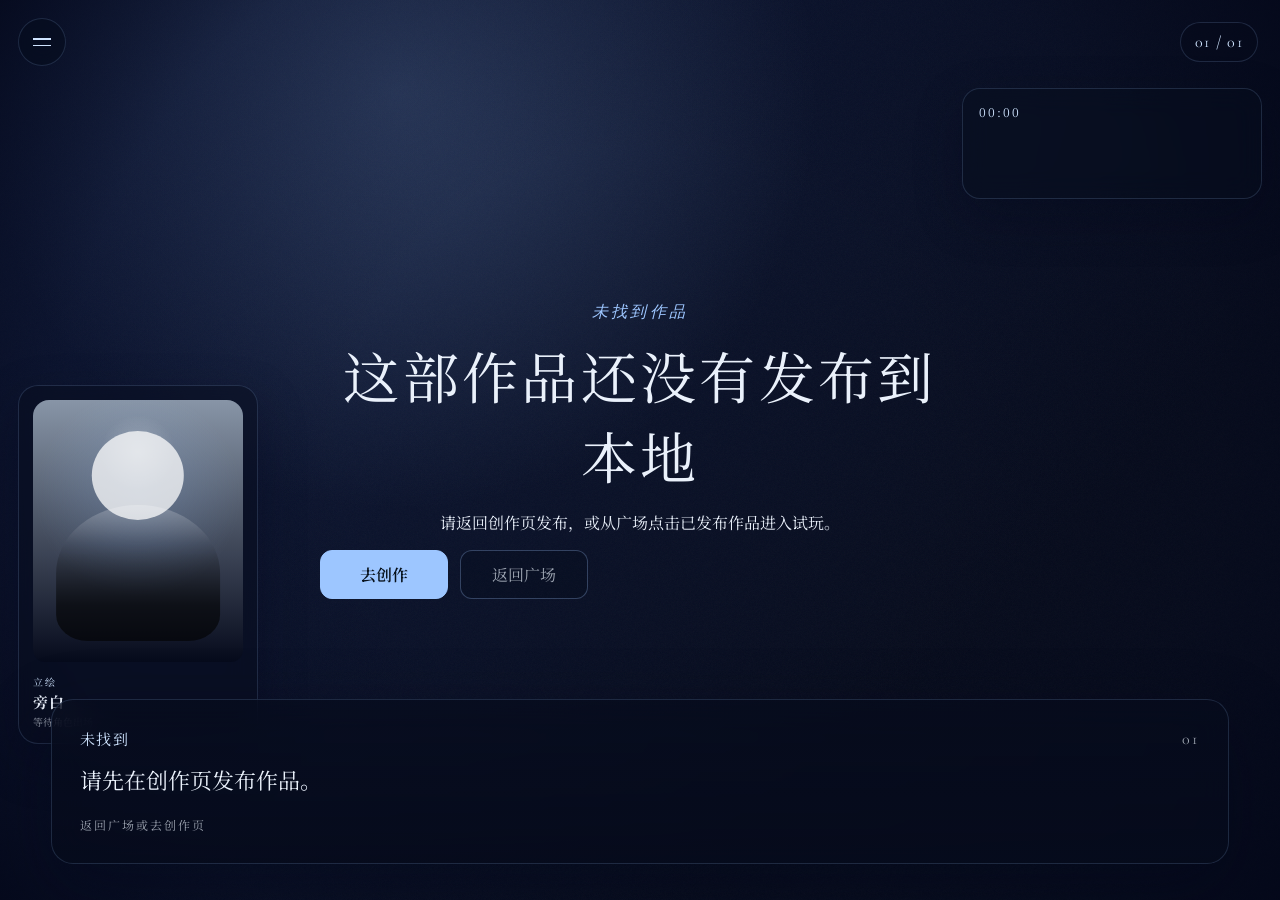
<file: player.html>
<!doctype html>
<html lang="zh-CN">
  <head>
    <meta charset="UTF-8" />
    <meta name="viewport" content="width=device-width, initial-scale=1.0" />
    <title>作品试玩 — 溯光</title>
    <link rel="preconnect" href="https://fonts.googleapis.com" />
    <link rel="preconnect" href="https://fonts.gstatic.com" crossorigin />
    <link href="https://fonts.googleapis.com/css2?family=Cormorant+Garamond:ital,wght@0,300;0,400;0,600;1,300;1,400&family=Noto+Serif+SC:wght@300;400;600&display=swap" rel="stylesheet" />
    <link rel="stylesheet" href="./player.css?v=20260721-deploy1" />
  </head>
  <body>
    <main class="player-shell">
      <section class="player-stage" id="stage" aria-label="溯光作品试玩">
        <div class="scene-layer scene-bg" id="sceneBg" aria-hidden="true"></div>
        <div class="scene-layer scene-grain" aria-hidden="true"></div>
        <div class="scene-layer scene-vignette" aria-hidden="true"></div>

        <nav class="player-menu" aria-label="游戏菜单">
          <button class="menu-trigger" id="menuBtn" type="button" aria-expanded="false" aria-label="菜单">
            <span class="menu-trigger-lines" aria-hidden="true"><i></i><i></i></span>
          </button>
          <div class="menu-popover" id="menuPopover">
            <button id="homeBtn" type="button">返回标题</button>
            <button id="backBtn" type="button">后退一步</button>
            <button id="saveBtn" type="button">保存进度</button>
            <button id="loadBtn" type="button">读取进度</button>
            <button id="restartBtn" type="button">重新开始</button>
            <a href="./landing.html#games" class="menu-external-link">← 返回广场</a>
          </div>
        </nav>

        <div class="chapter-pill" id="progressPill">01 / 01</div>

        <section class="title-screen is-visible" id="titleScreen">
          <div class="title-mask" aria-hidden="true"></div>
          <div class="title-copy">
            <p class="title-kicker">溯光试玩</p>
            <h1 class="title-name" id="gameTitle">未命名作品</h1>
            <p class="title-desc" id="gameDesc">正在读取作品内容。</p>
            <div class="title-tags" id="gameTags"></div>
            <div class="title-actions">
              <button class="action-btn action-btn--primary" id="startBtn" type="button">开始游戏</button>
              <button class="action-btn action-btn--ghost" id="continueBtn" type="button">继续</button>
            </div>
          </div>
          <div class="title-meta" id="gameMeta"></div>
        </section>

        <section class="empty-state" id="emptyState" hidden>
          <div class="empty-inner">
            <p class="title-kicker">未找到作品</p>
            <h1>这部作品还没有发布到本地</h1>
            <p>请返回创作页发布，或从广场点击已发布作品进入试玩。</p>
            <div class="title-actions">
              <a class="action-btn action-btn--primary" href="./creator.html?v=20260721-deploy1">去创作</a>
              <a class="action-btn action-btn--ghost" href="./landing.html#games">返回广场</a>
            </div>
          </div>
        </section>

        <aside class="story-prop" id="mediaCard" aria-live="polite">
          <div class="prop-device" id="mediaDevice">
            <div class="media-topline" id="mediaTopline">00:00</div>
            <div class="media-body" id="mediaBody"></div>
          </div>
        </aside>

        <aside class="cast-card" id="castCard" aria-live="polite">
          <div class="cast-portrait" id="castPortrait"></div>
          <div class="cast-meta">
            <span>立绘</span>
            <strong id="castName">旁白</strong>
            <small id="castPrompt">等待角色出场</small>
          </div>
        </aside>

        <section class="choice-dock" id="choiceDock" aria-label="选择"></section>

        <section class="text-dock" id="dialoguePanel" aria-live="polite">
          <div class="text-dock-inner">
            <div class="speaker-row">
              <span class="speaker-name" id="speakerName">旁白</span>
              <span class="node-count" id="nodeCount">01</span>
            </div>
            <p class="dialogue-text" id="dialogueText"></p>
            <span class="continue-hint" id="continueHint">点击屏幕继续</span>
          </div>
        </section>

        <div class="toast" id="toast" role="status" aria-live="polite"></div>
      </section>
    </main>

    <script src="./creator-engine.js?v=20260721-deploy1"></script>
    <script src="./player.js?v=20260721-deploy1"></script>
  </body>
</html>
</file>
<file: player.css>
:root {
  color-scheme: dark;
  --ink: #eaf1fb;
  --ink-dim: rgba(234, 241, 251, 0.66);
  --accent: #9dc6ff;
  --accent-bright: #cfe4ff;
  --base-bg: #060b1c;
  --surface: rgba(10, 19, 48, 0.72);
  --surface-high: rgba(16, 28, 64, 0.88);
  --line: rgba(157, 198, 255, 0.16);
  --line-mid: rgba(157, 198, 255, 0.28);
  font-family: "Noto Serif SC", "Songti SC", serif;
}

*, *::before, *::after { box-sizing: border-box; }

html, body {
  margin: 0;
  min-height: 100%;
  background: var(--base-bg);
  color: var(--ink);
  overflow-x: hidden;
  -webkit-font-smoothing: antialiased;
}

body {
  min-height: 100vh;
}

a { color: inherit; text-decoration: none; }
button { font: inherit; color: inherit; cursor: pointer; border: none; background: none; }

.player-shell {
  min-height: 100vh;
  position: relative;
  isolation: isolate;
}

.player-stage {
  position: relative;
  min-height: 100vh;
  overflow: hidden;
  background: radial-gradient(circle at 20% 14%, rgba(157, 198, 255, 0.14), transparent 32%), linear-gradient(180deg, #081130 0%, #060b1c 52%, #04081a 100%);
}

.scene-layer {
  position: absolute;
  inset: 0;
  pointer-events: none;
}

.scene-bg {
  background:
    radial-gradient(circle at 32% 12%, rgba(157, 198, 255, 0.20), transparent 34%),
    linear-gradient(135deg, #101c40, #060b1c 72%);
  transform: scale(1.05);
  transition: background 280ms ease, transform 280ms ease;
}

.scene-grain {
  opacity: 0.04;
  background-image: url("data:image/svg+xml,%3Csvg viewBox='0 0 256 256' xmlns='http://www.w3.org/2000/svg'%3E%3Cfilter id='n'%3E%3CfeTurbulence type='fractalNoise' baseFrequency='.85' numOctaves='4' stitchTiles='stitch'/%3E%3C/filter%3E%3Crect width='100%25' height='100%25' filter='url(%23n)'/%3E%3C/svg%3E");
  background-size: 128px 128px;
}

.scene-vignette {
  background: radial-gradient(circle at center, transparent 38%, rgba(4, 8, 26, 0.28) 74%, rgba(4, 8, 26, 0.86) 100%);
}

.player-menu {
  position: absolute;
  top: 18px;
  left: 18px;
  z-index: 20;
}

.menu-trigger {
  width: 48px;
  height: 48px;
  display: grid;
  place-items: center;
  border-radius: 999px;
  background: rgba(6, 11, 28, 0.46);
  border: 1px solid var(--line);
  backdrop-filter: blur(14px);
}

.menu-trigger-lines {
  display: inline-flex;
  flex-direction: column;
  gap: 5px;
}

.menu-trigger-lines i {
  display: block;
  width: 18px;
  height: 1.5px;
  background: var(--accent-bright);
}

.menu-popover {
  position: absolute;
  top: 58px;
  left: 0;
  min-width: 180px;
  padding: 10px;
  background: rgba(6, 11, 28, 0.94);
  border: 1px solid var(--line);
  border-radius: 16px;
  box-shadow: 0 24px 70px rgba(3, 8, 26, 0.6);
  display: none;
  flex-direction: column;
  gap: 6px;
}

.menu-popover.is-open { display: flex; }

.menu-popover button,
.menu-popover a {
  text-align: left;
  padding: 10px 12px;
  border-radius: 10px;
  color: var(--ink-dim);
  background: transparent;
  transition: background 180ms ease, color 180ms ease;
}

.menu-popover button:hover,
.menu-popover a:hover {
  background: rgba(157, 198, 255, 0.10);
  color: var(--ink);
}

.chapter-pill {
  position: absolute;
  top: 22px;
  right: 22px;
  z-index: 20;
  padding: 9px 14px;
  border-radius: 999px;
  background: rgba(6, 11, 28, 0.52);
  border: 1px solid var(--line);
  color: var(--accent-bright);
  font-family: "Cormorant Garamond", serif;
  letter-spacing: 0.08em;
}

.title-screen,
.empty-state {
  position: absolute;
  inset: 0;
  z-index: 10;
  display: grid;
  place-items: center;
  padding: clamp(24px, 6vw, 72px);
  opacity: 0;
  pointer-events: none;
  transition: opacity 280ms ease;
}

.title-screen.is-visible,
.empty-state.is-visible {
  opacity: 1;
  pointer-events: auto;
}

.title-mask {
  position: absolute;
  inset: 0;
  background:
    linear-gradient(180deg, rgba(6, 11, 28, 0.18) 0%, rgba(6, 11, 28, 0.56) 60%, rgba(6, 11, 28, 0.92) 100%),
    linear-gradient(270deg, rgba(6, 11, 28, 0.48) 0%, rgba(6, 11, 28, 0.10) 34%, transparent 62%);
}

.title-copy,
.empty-inner {
  position: relative;
  z-index: 2;
  max-width: min(640px, 100%);
  text-align: left;
  margin-left: auto;
}

.title-kicker {
  margin: 0 0 12px;
  font-family: "Cormorant Garamond", serif;
  font-style: italic;
  letter-spacing: 0.20em;
  text-transform: uppercase;
  color: var(--accent);
}

.title-name {
  margin: 0 0 14px;
  font-family: "Noto Serif SC", serif;
  font-size: clamp(40px, 7vw, 80px);
  font-weight: 400;
  letter-spacing: 0.08em;
  line-height: 1.06;
  text-shadow: 0 0 32px rgba(157, 198, 255, 0.24);
}

.title-desc {
  margin: 0 0 18px;
  font-size: 16px;
  line-height: 1.9;
  color: var(--ink-dim);
  max-width: 42ch;
}

.title-tags {
  display: flex;
  flex-wrap: wrap;
  gap: 8px;
  margin-bottom: 24px;
}

.tag-pill {
  padding: 6px 10px;
  border-radius: 999px;
  border: 1px solid var(--line);
  background: rgba(157, 198, 255, 0.07);
  color: var(--accent-bright);
  font-size: 12px;
}

.title-actions {
  display: flex;
  gap: 12px;
  flex-wrap: wrap;
}

.action-btn {
  display: inline-flex;
  align-items: center;
  justify-content: center;
  gap: 8px;
  min-width: 128px;
  padding: 12px 18px;
  border-radius: 12px;
  border: 1px solid var(--line-mid);
  transition: transform 160ms ease, background 160ms ease, border-color 160ms ease;
}

.action-btn:hover { transform: translateY(-1px); }

.action-btn--primary {
  background: var(--accent);
  color: #07111b;
  border-color: var(--accent);
  font-weight: 600;
}

.action-btn--ghost {
  background: rgba(6, 11, 28, 0.28);
  color: var(--ink-dim);
}

.title-meta {
  position: absolute;
  right: clamp(24px, 6vw, 72px);
  bottom: clamp(24px, 5vw, 56px);
  z-index: 2;
  max-width: 260px;
  color: var(--ink-dim);
  font-size: 13px;
  line-height: 1.8;
  text-align: right;
}

.empty-inner {
  text-align: center;
  margin-left: 0;
}

.empty-inner h1 {
  margin: 0 0 14px;
  font-family: "Noto Serif SC", serif;
  font-size: clamp(32px, 5vw, 56px);
  font-weight: 400;
  letter-spacing: 0.06em;
}

.story-prop {
  position: absolute;
  top: 88px;
  right: 18px;
  z-index: 12;
  width: min(300px, calc(100vw - 36px));
  pointer-events: none;
}

.cast-card {
  position: absolute;
  left: 18px;
  bottom: 156px;
  z-index: 12;
  width: min(240px, calc(100vw - 36px));
  padding: 14px;
  border-radius: 20px;
  background: rgba(7, 13, 29, 0.44);
  border: 1px solid var(--line);
  backdrop-filter: blur(14px);
  box-shadow: 0 18px 48px rgba(3, 8, 26, 0.28);
}

.cast-portrait {
  width: 100%;
  aspect-ratio: 4 / 5;
  border-radius: 16px 16px 12px 12px;
  background:
    radial-gradient(circle at 50% 20%, rgba(255,255,255,0.24), transparent 16%),
    radial-gradient(circle at 50% 36%, var(--cast-glow, rgba(157,198,255,0.22)), transparent 52%),
    linear-gradient(180deg, var(--cast-tone, #8895a7) 0%, rgba(6, 11, 28, 0.95) 100%);
  position: relative;
  overflow: hidden;
  margin-bottom: 12px;
}

.cast-portrait::before {
  content: "";
  position: absolute;
  left: 50%;
  top: 12%;
  width: 44%;
  height: 34%;
  transform: translateX(-50%);
  border-radius: 50%;
  background: rgba(255,255,255,0.88);
  opacity: 0.84;
}

.cast-portrait::after {
  content: "";
  position: absolute;
  left: 50%;
  top: 40%;
  width: 78%;
  height: 52%;
  transform: translateX(-50%);
  border-radius: 52% 52% 20% 20%;
  background: linear-gradient(180deg, rgba(255,255,255,0.24), transparent 28%, rgba(0,0,0,0.60) 74%);
}

.cast-portrait.is-image::before,
.cast-portrait.is-image::after {
  display: none;
}

.cast-meta {
  display: flex;
  flex-direction: column;
  gap: 2px;
}

.cast-meta span {
  font-size: 10px;
  letter-spacing: 0.16em;
  color: var(--accent-bright);
}

.cast-meta strong {
  font-size: 15px;
  letter-spacing: 0.06em;
}

.cast-meta small {
  font-size: 10px;
  line-height: 1.5;
  color: var(--ink-dim);
}

.prop-device {
  min-height: 100px;
  padding: 14px 16px;
  background: rgba(7, 13, 29, 0.40);
  border: 1px solid var(--line);
  border-radius: 18px;
  backdrop-filter: blur(14px);
  box-shadow: 0 18px 48px rgba(3, 8, 26, 0.28);
}

.media-topline {
  font-size: 12px;
  letter-spacing: 0.16em;
  color: var(--accent-bright);
  margin-bottom: 8px;
}

.media-body {
  min-height: 56px;
  color: var(--ink-dim);
  font-size: 13px;
  line-height: 1.8;
}

.choice-dock {
  position: absolute;
  right: clamp(20px, 5vw, 64px);
  bottom: clamp(160px, 24vh, 220px);
  z-index: 14;
  display: flex;
  flex-direction: column;
  gap: 10px;
  width: min(360px, calc(100vw - 40px));
}

.choice-btn {
  padding: 14px 18px;
  border-radius: 14px;
  background: rgba(6, 11, 28, 0.82);
  border: 1px solid var(--line);
  text-align: left;
  color: var(--ink);
  box-shadow: 0 16px 40px rgba(3, 8, 26, 0.28);
  transition: transform 160ms ease, border-color 160ms ease, background 160ms ease;
}

.choice-btn:hover {
  transform: translateX(-2px);
  border-color: var(--accent);
  background: rgba(15, 28, 61, 0.92);
}

.choice-label {
  display: inline-block;
  margin-right: 10px;
  color: var(--accent-bright);
  font-family: "Cormorant Garamond", serif;
  letter-spacing: 0.12em;
}

.text-dock {
  position: absolute;
  left: clamp(18px, 4vw, 56px);
  right: clamp(18px, 4vw, 56px);
  bottom: clamp(18px, 4vw, 36px);
  z-index: 13;
  background: linear-gradient(180deg, rgba(6, 11, 28, 0.70), rgba(6, 11, 28, 0.90));
  border: 1px solid var(--line);
  border-radius: 22px;
  backdrop-filter: blur(16px);
  box-shadow: 0 24px 68px rgba(3, 8, 26, 0.42);
}

.text-dock-inner {
  padding: clamp(18px, 3vw, 28px);
}

.speaker-row {
  display: flex;
  justify-content: space-between;
  gap: 12px;
  margin-bottom: 10px;
  align-items: center;
}

.speaker-name {
  font-size: 15px;
  letter-spacing: 0.08em;
  color: var(--accent-bright);
}

.node-count {
  font-family: "Cormorant Garamond", serif;
  letter-spacing: 0.16em;
  color: var(--ink-dim);
}

.dialogue-text {
  margin: 0;
  font-size: clamp(17px, 2.2vw, 22px);
  line-height: 1.95;
  white-space: pre-wrap;
}

.continue-hint {
  display: inline-block;
  margin-top: 14px;
  color: var(--ink-dim);
  font-size: 12px;
  letter-spacing: 0.16em;
  text-transform: uppercase;
}

.toast {
  position: fixed;
  left: 50%;
  bottom: 92px;
  transform: translateX(-50%) translateY(18px);
  padding: 12px 18px;
  border-radius: 999px;
  background: rgba(6, 11, 28, 0.92);
  border: 1px solid var(--line);
  color: var(--ink);
  opacity: 0;
  pointer-events: none;
  transition: opacity 180ms ease, transform 180ms ease;
  z-index: 40;
}

.toast.is-visible {
  opacity: 1;
  transform: translateX(-50%) translateY(0);
}

@media (max-width: 860px) {
  .title-copy,
  .empty-inner {
    margin: 0 auto;
    text-align: left;
  }

  .title-meta {
    position: static;
    margin-top: 20px;
    text-align: left;
    max-width: 100%;
  }

  .story-prop {
    top: auto;
    right: auto;
    left: 18px;
    bottom: 284px;
    width: calc(100vw - 36px);
  }

  .cast-card {
    left: 18px;
    bottom: 152px;
    width: min(180px, calc(100vw - 36px));
  }

  .choice-dock {
    left: 18px;
    right: 18px;
    width: auto;
    bottom: 216px;
  }

  .dialogue-text {
    font-size: 16px;
  }

  .title-name {
    font-size: clamp(34px, 11vw, 64px);
  }
}
</file>
